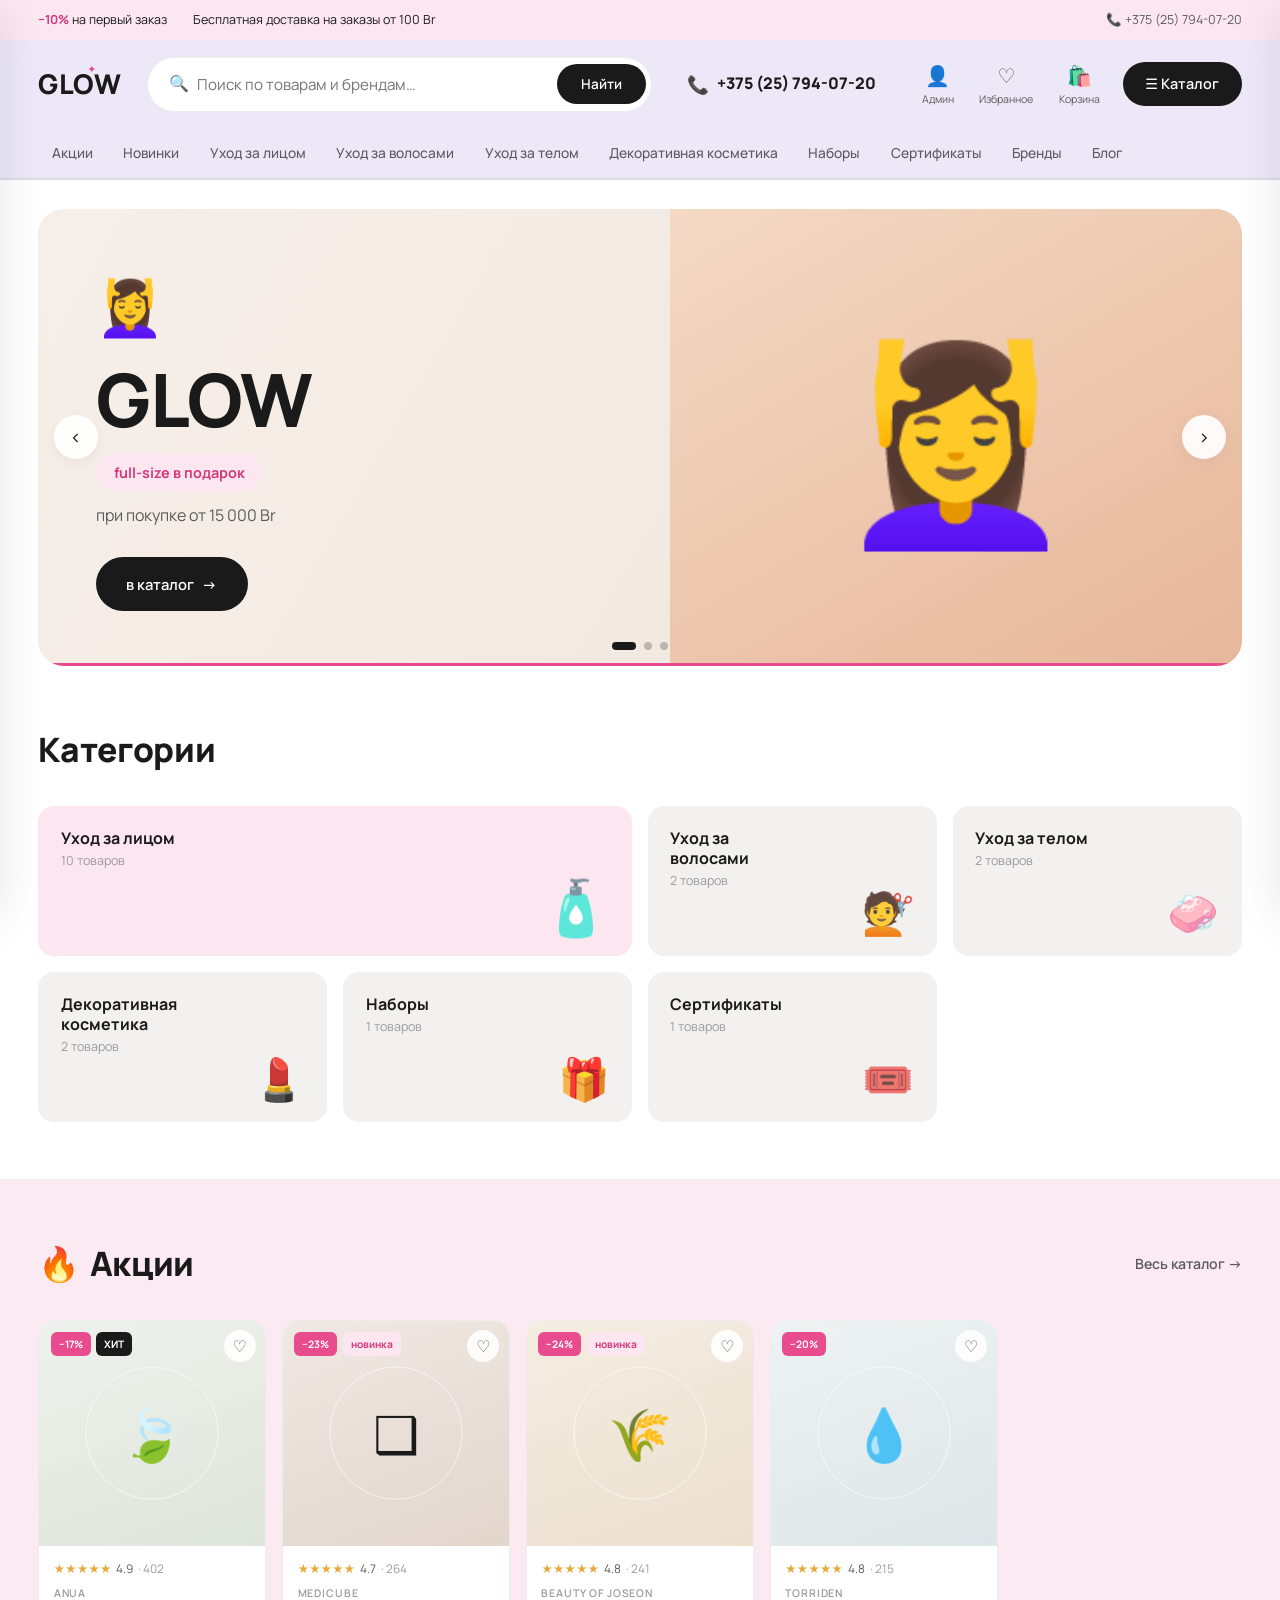
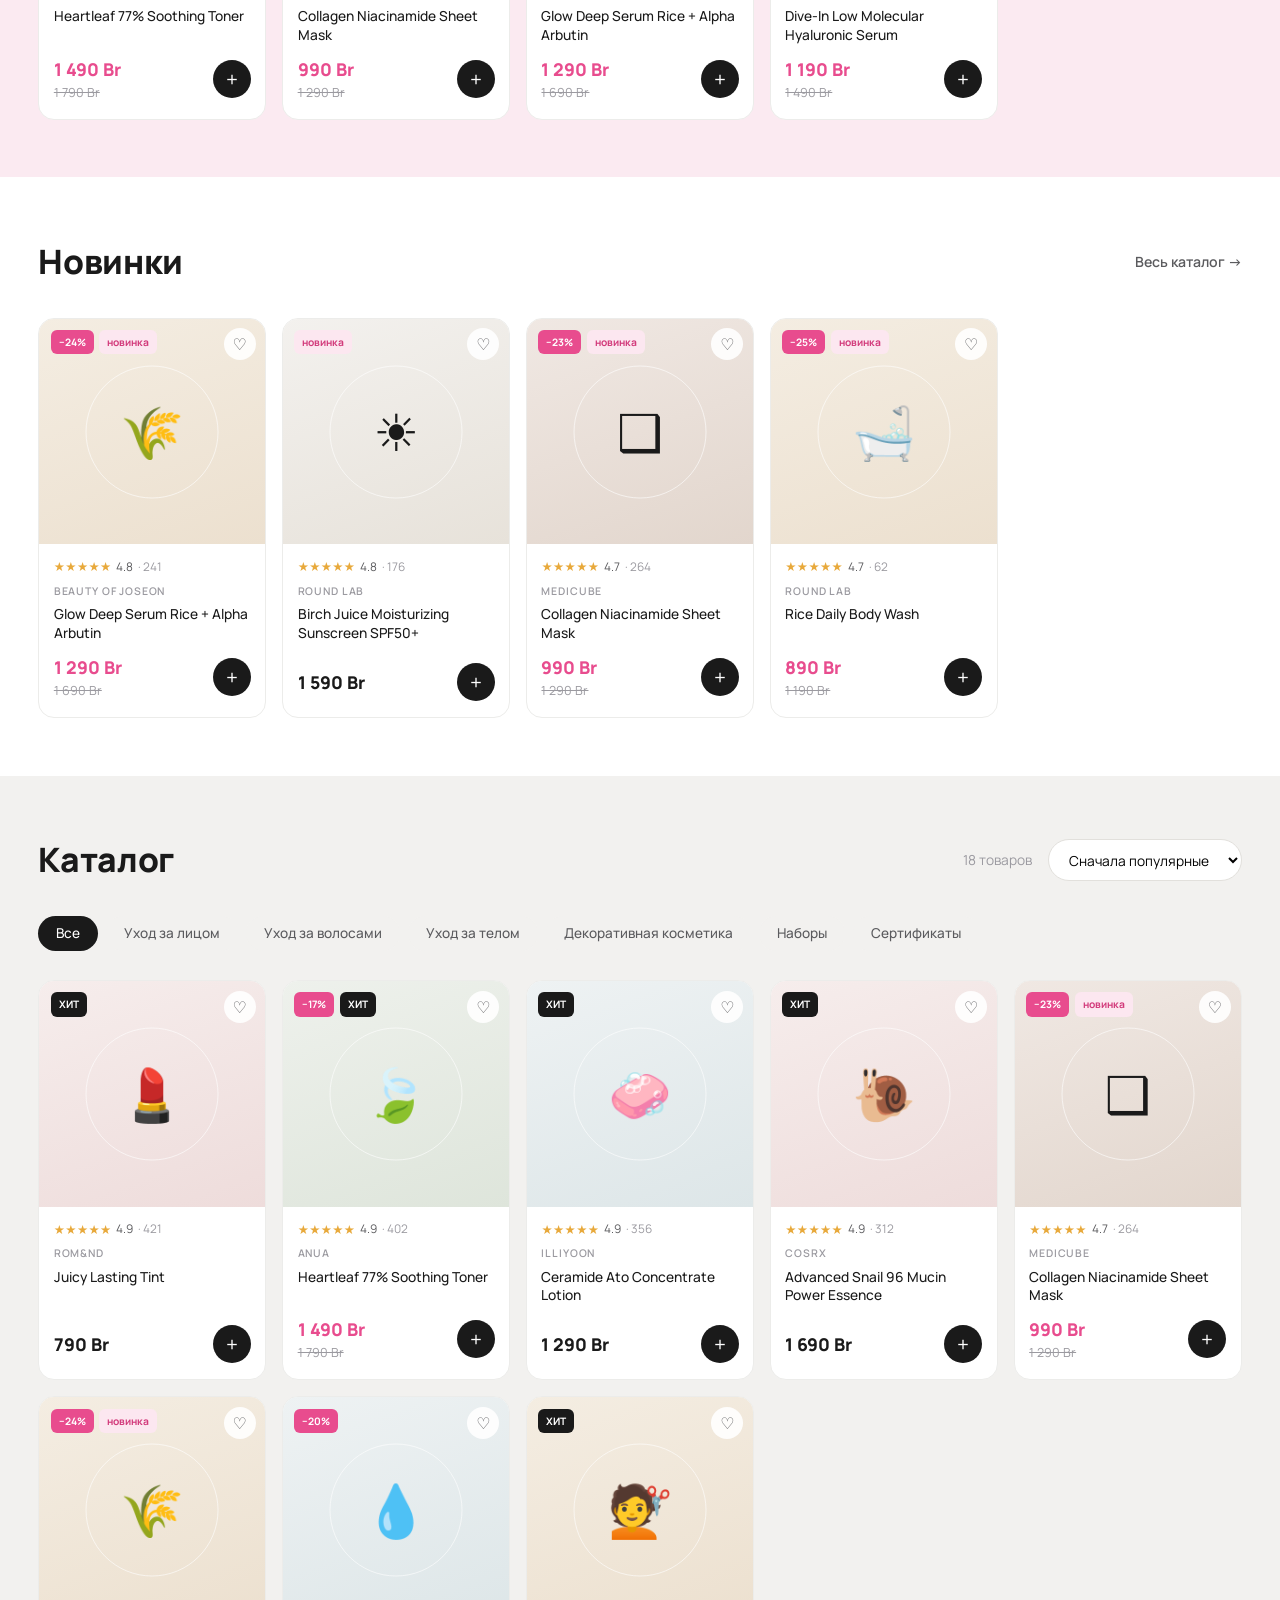
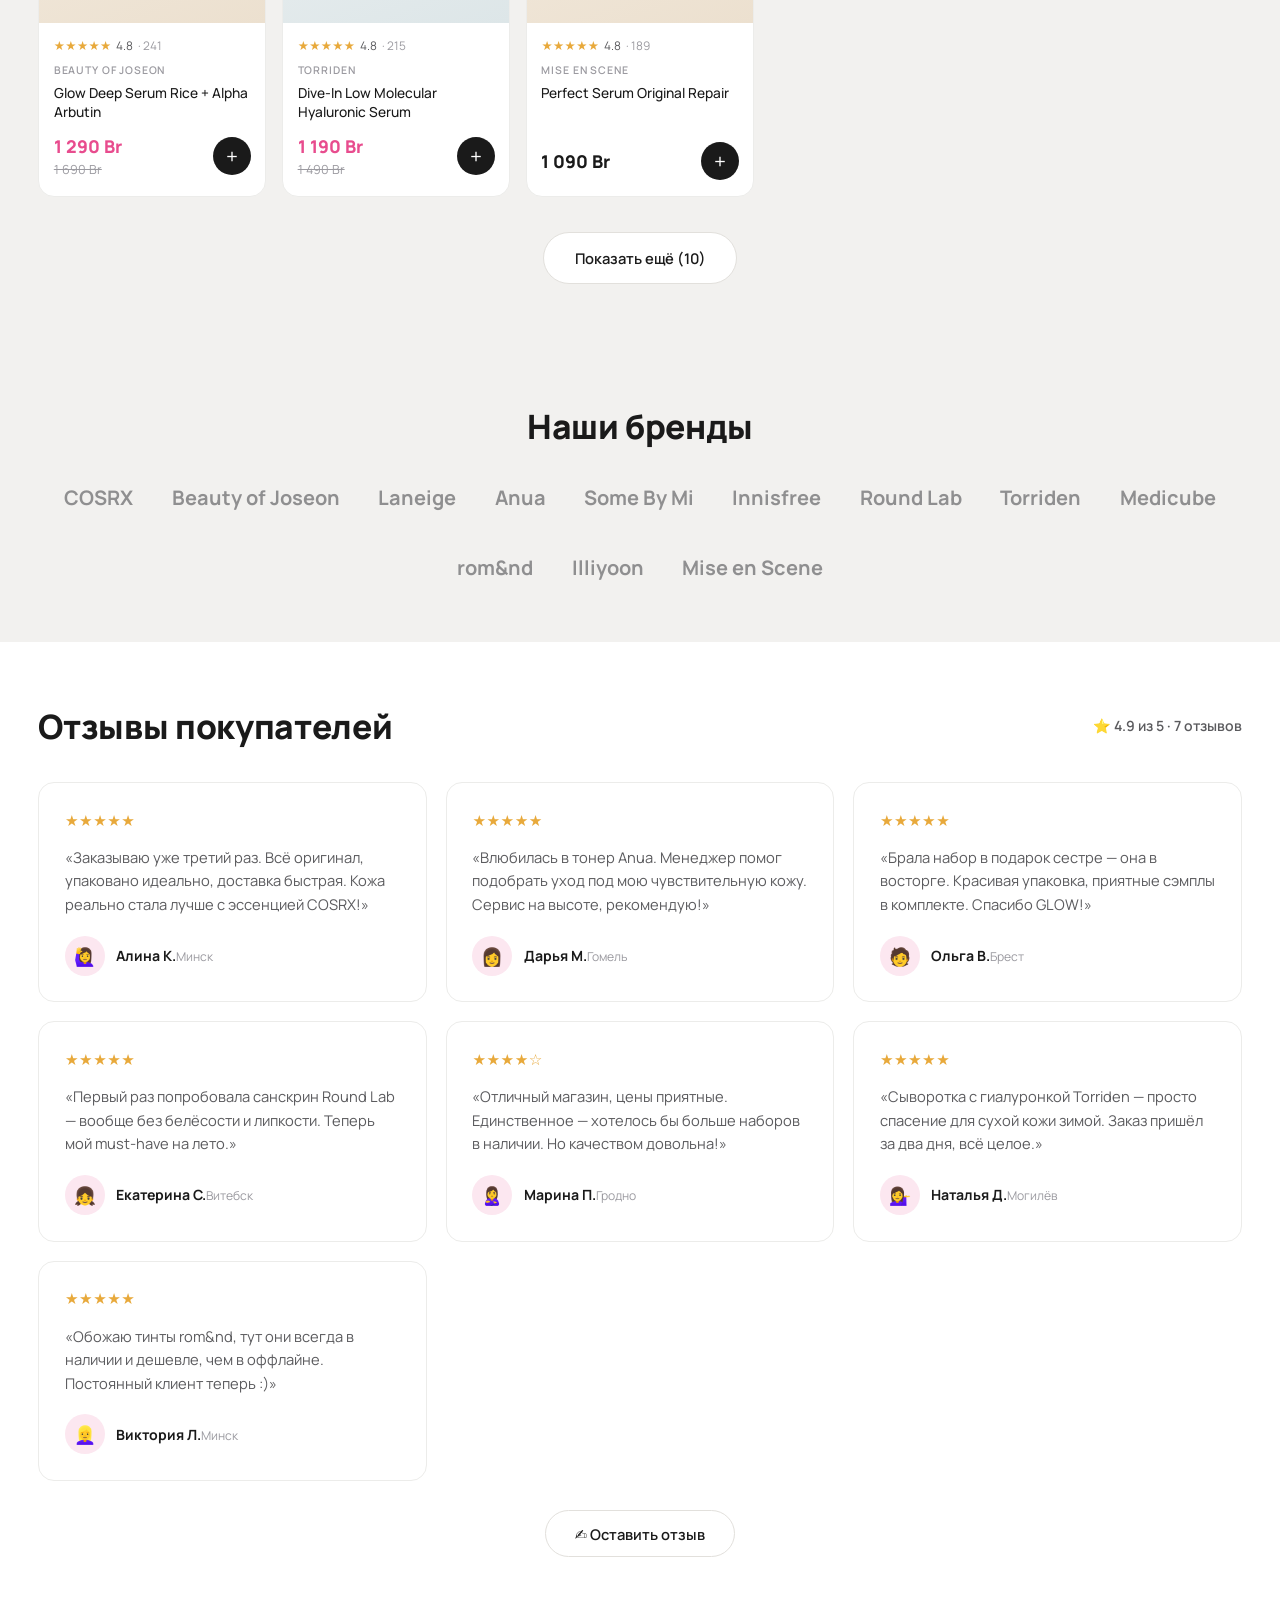
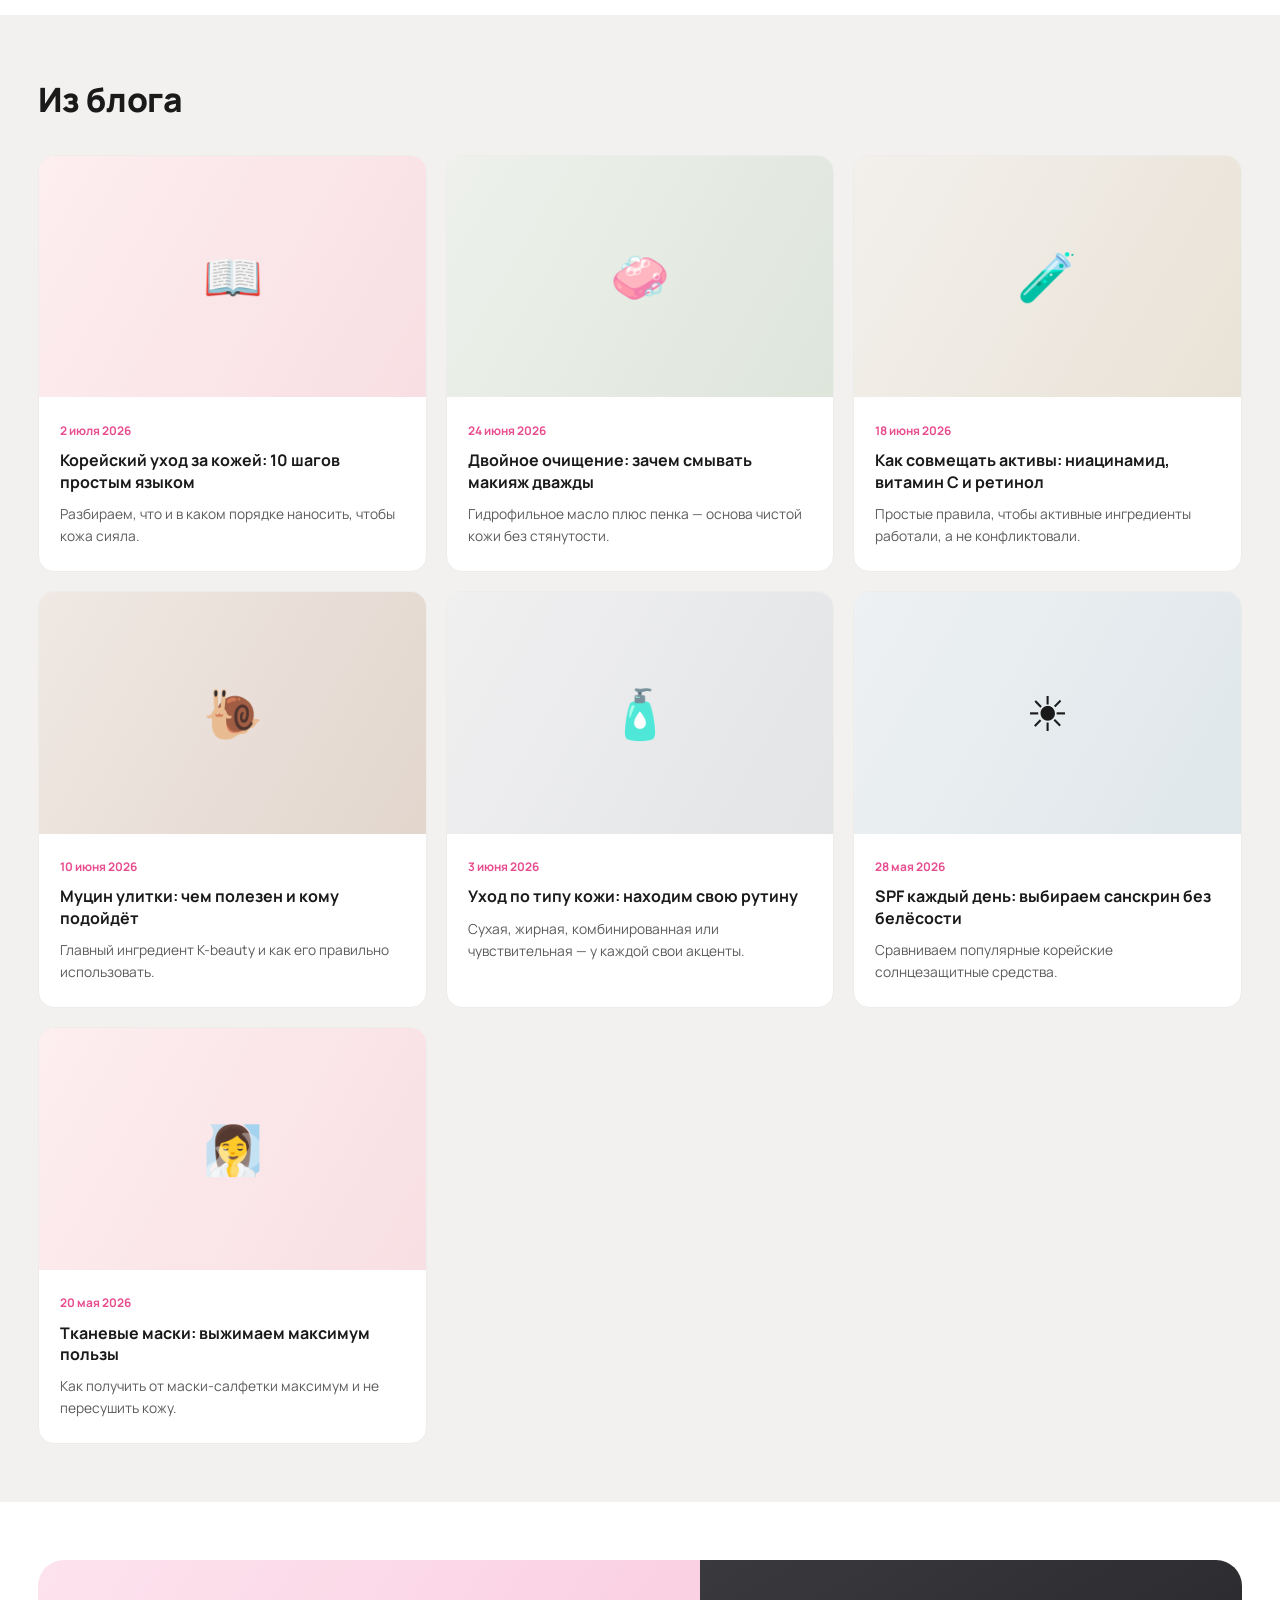
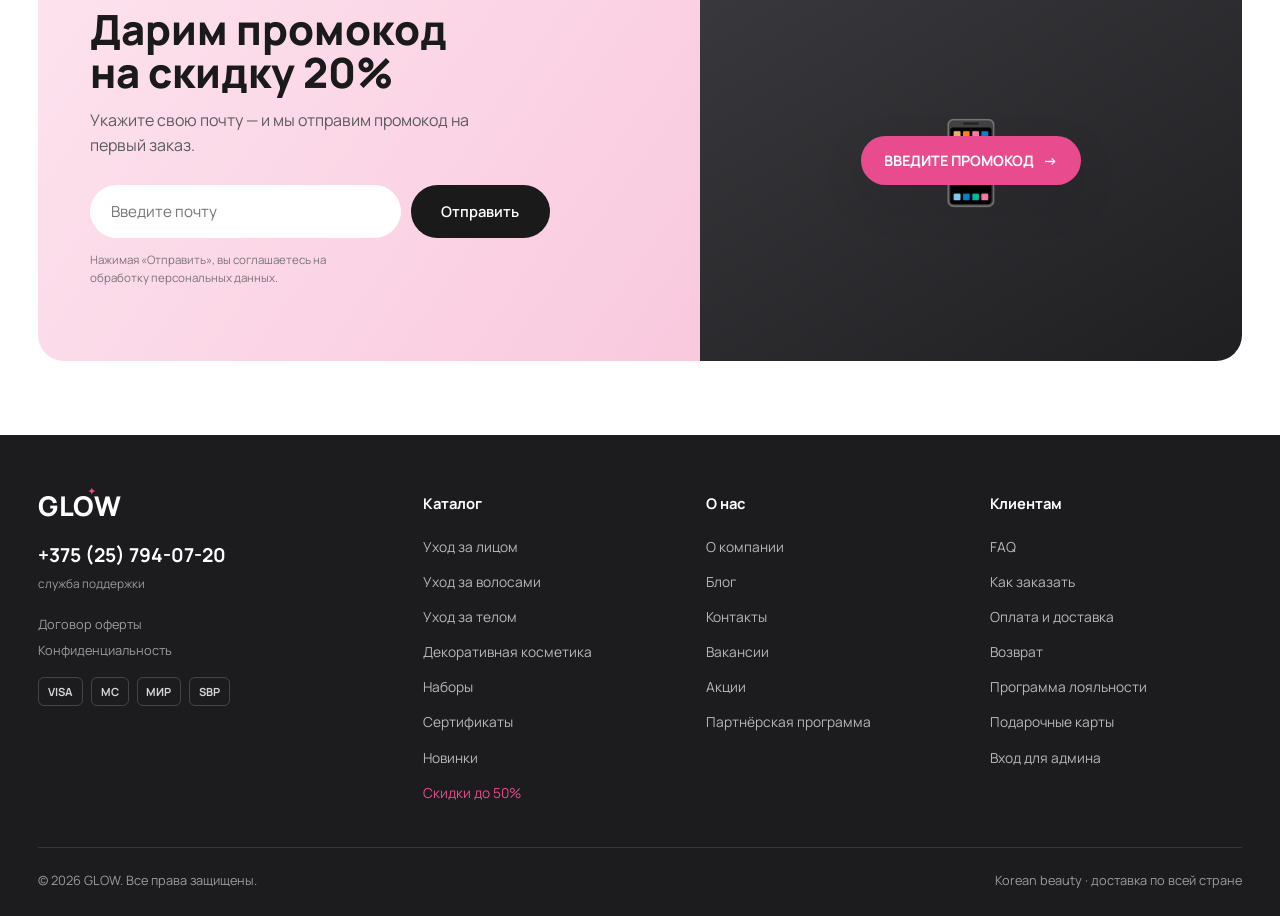
<file: index.html>
<!DOCTYPE html>
<html lang="ru">
<head>
  <meta charset="UTF-8" />
  <meta name="viewport" content="width=device-width, initial-scale=1.0" />
  <title>GLOW — корейская косметика · интернет-магазин</title>
  <meta name="description" content="GLOW — оригинальная корейская косметика: уход за лицом, волосами, телом и декоративная косметика. Доставка по всей стране." />
  <link rel="preconnect" href="https://fonts.googleapis.com" />
  <link rel="preconnect" href="https://fonts.gstatic.com" crossorigin />
  <link rel="stylesheet" href="css/styles.css" />
  <link rel="icon" href="data:image/svg+xml,<svg xmlns='http://www.w3.org/2000/svg' viewBox='0 0 100 100'><circle cx='50' cy='50' r='48' fill='%231b1b1d'/><text x='50' y='70' font-size='54' text-anchor='middle' fill='white' font-family='Georgia'>G</text></svg>" />
</head>
<body>

  <!-- СЛУЖЕБНАЯ ПОЛОСА -->
  <div class="topbar">
    <div class="container">
      <div class="left">
        <span><b>−10%</b> на первый заказ</span>
        <span class="hide-sm">Бесплатная доставка на заказы от 100 Br</span>
      </div>
      <div class="right">
        <a href="tel:+375257940720">📞 +375 (25) 794-07-20</a>
      </div>
    </div>
  </div>

  <!-- ШАПКА -->
  <header class="header" id="header">
    <div class="container header-main">
      <button class="burger" id="burger" aria-label="Меню"><span></span><span></span><span></span></button>
      <a href="index.html" class="logo">
        <span class="logo-text">GL<span class="o">O<i class="spark">✦</i></span>W</span>
      </a>

      <form class="search" id="searchForm">
        <span class="ic">🔍</span>
        <input type="search" id="searchInput" placeholder="Поиск по товарам и брендам…" />
        <button type="submit">Найти</button>
      </form>

      <a class="header-phone" href="tel:+375257940720">
        <span class="hp-ic">📞</span>
        <span class="hp-num">+375 (25) 794-07-20</span>
      </a>

      <div class="header-actions">
        <button class="act" id="adminBtn"><span class="ic">👤</span><span>Админ</span></button>
        <button class="act" id="wishBtn"><span class="ic">♡</span><span>Избранное</span>
          <span class="cart-count" id="wishCount">0</span>
        </button>
        <button class="act" id="cartBtn"><span class="ic">🛍️</span><span>Корзина</span>
          <span class="cart-count" id="cartCount">0</span>
        </button>
        <button class="cat-btn" id="catalogBtn">☰ Каталог</button>
      </div>
    </div>

    <!-- НАВИГАЦИЯ ПО КАТЕГОРИЯМ -->
    <nav class="catnav">
      <div class="container" id="catnav">
        <a href="#sale" class="hot">Акции</a>
        <a href="#new">Новинки</a>
        <!-- категории добавятся скриптом -->
        <a href="#brands">Бренды</a>
        <a href="#blog">Блог</a>
      </div>
    </nav>
  </header>

  <!-- ГЕРОЙ-СЛАЙДЕР -->
  <section class="hero">
    <div class="container">
      <div class="slider" id="slider">
        <div class="slides" id="slides">
          <div class="slide t1">
            <div class="s-copy">
              <span class="s-prod">🧴</span>
              <h2>GLOW</h2>
              <span class="s-pill">full-size в подарок</span>
              <p>при покупке от 15 000 Br</p>
              <a href="#catalog" class="btn btn-red">в каталог <span class="arrow">→</span></a>
            </div>
            <div class="s-visual"><span class="motif">💆‍♀️</span></div>
          </div>
          <div class="slide t2">
            <div class="s-copy">
              <span class="s-prod">🌸</span>
              <h2>−30%</h2>
              <span class="s-pill">сезон распродаж</span>
              <p>на бестселлеры COSRX, Anua и Beauty of Joseon</p>
              <a href="#sale" class="btn btn-red">смотреть акции <span class="arrow">→</span></a>
            </div>
            <div class="s-visual"><span class="motif">💄</span></div>
          </div>
          <div class="slide t3">
            <div class="s-copy">
              <span class="s-prod">🎁</span>
              <h2>Наборы</h2>
              <span class="s-pill">готовый ритуал ухода</span>
              <p>тонер, сыворотка, крем и SPF со скидкой до 25%</p>
              <a href="#catalog" class="btn btn-red">выбрать набор <span class="arrow">→</span></a>
            </div>
            <div class="s-visual"><span class="motif">✨</span></div>
          </div>
        </div>
        <button class="slider-arrow prev" id="slidePrev">‹</button>
        <button class="slider-arrow next" id="slideNext">›</button>
        <div class="slider-dots" id="slideDots"></div>
        <div class="slider-bar"><i id="slideBar"></i></div>
      </div>
    </div>
  </section>

  <!-- КАТЕГОРИИ -->
  <section id="categories">
    <div class="container">
      <div class="sec-head"><h2>Категории</h2></div>
      <div class="cat-grid" id="catGrid"></div>
    </div>
  </section>

  <!-- АКЦИИ -->
  <section id="sale" style="background:var(--bg-soft-2)">
    <div class="container">
      <div class="sec-head">
        <h2><span class="em">🔥</span> Акции</h2>
        <a href="#catalog" class="link">Весь каталог →</a>
      </div>
      <div class="products" id="saleGrid"></div>
    </div>
  </section>

  <!-- НОВИНКИ -->
  <section id="new">
    <div class="container">
      <div class="sec-head">
        <h2>Новинки</h2>
        <a href="#catalog" class="link">Весь каталог →</a>
      </div>
      <div class="products" id="newGrid"></div>
    </div>
  </section>

  <!-- КАТАЛОГ -->
  <section id="catalog" style="background:var(--bg-soft)">
    <div class="container">
      <div class="sec-head">
        <h2>Каталог</h2>
        <div class="cat-tools">
          <span id="catCount" class="count-lbl"></span>
          <select id="sortSelect" class="sort-select" aria-label="Сортировка">
            <option value="popular">Сначала популярные</option>
            <option value="cheap">Сначала дешёвые</option>
            <option value="expensive">Сначала дорогие</option>
            <option value="rating">По рейтингу</option>
            <option value="discount">По размеру скидки</option>
            <option value="new">Сначала новинки</option>
          </select>
        </div>
      </div>
      <div class="filters" id="filters"></div>
      <div class="subfilters" id="subfilters"></div>
      <div class="products" id="products"></div>
      <div class="load-more-wrap"><button class="btn btn-line" id="loadMore">Показать ещё</button></div>
    </div>
  </section>

  <!-- БРЕНДЫ -->
  <section class="brands" id="brands">
    <div class="container">
      <div class="sec-head" style="justify-content:center"><h2>Наши бренды</h2></div>
      <div class="brand-row">
        <span>COSRX</span><span>Beauty of Joseon</span><span>Laneige</span><span>Anua</span>
        <span>Some By Mi</span><span>Innisfree</span><span>Round Lab</span><span>Torriden</span>
        <span>Medicube</span><span>rom&amp;nd</span><span>Illiyoon</span><span>Mise en Scene</span>
      </div>
    </div>
  </section>

  <!-- ОТЗЫВЫ -->
  <section id="reviews">
    <div class="container">
      <div class="sec-head">
        <h2>Отзывы покупателей</h2>
        <span class="link" id="reviewsAvg">⭐ 4.9 из 5</span>
      </div>
      <div class="reviews-grid" id="reviewsGrid"></div>
      <div class="review-cta">
        <button class="btn btn-line" id="openReviewBtn">✍️ Оставить отзыв</button>
      </div>
    </div>
  </section>

  <!-- БЛОГ -->
  <section id="blog" style="background:var(--bg-soft)">
    <div class="container">
      <div class="sec-head"><h2>Из блога</h2></div>
      <div class="blog-grid" id="blogGrid"></div>
    </div>
  </section>

  <!-- ПРОМО-БЛОК -->
  <section class="promo-band" id="promo">
    <div class="container">
      <div class="promo-inner">
        <div class="promo-left">
          <h2>Дарим промокод<br/>на скидку 20%</h2>
          <p>Укажите свою почту — и мы отправим промокод на первый заказ.</p>
          <form class="subscribe" id="subForm">
            <input type="email" placeholder="Введите почту" required />
            <button class="btn btn-red" type="submit">Отправить</button>
          </form>
          <p class="promo-consent">Нажимая «Отправить», вы соглашаетесь на обработку персональных данных.</p>
        </div>
        <div class="promo-right">
          <span class="phone">📱</span>
          <span class="promo-pill">ВВЕДИТЕ ПРОМОКОД <b>→</b></span>
        </div>
      </div>
    </div>
  </section>

  <!-- ПОДВАЛ -->
  <footer class="footer" id="contact">
    <div class="container">
      <div class="footer-grid">
        <div>
          <span class="logo-text">GL<span class="o">O<i class="spark">✦</i></span>W</span>
          <div class="f-contact">
            <a href="tel:+375257940720" class="f-phone">+375 (25) 794-07-20</a>
            <span class="f-mail"><small>служба поддержки</small></span>
          </div>
          <div class="legal">
            <a href="info.html#offer">Договор оферты</a>
            <a href="info.html#privacy">Конфиденциальность</a>
          </div>
          <div class="pay"><span>VISA</span><span>MC</span><span>МИР</span><span>SBP</span></div>
        </div>
        <div>
          <h5>Каталог</h5>
          <ul id="footCats"></ul>
          <ul style="margin-top:.6rem">
            <li><a href="#new">Новинки</a></li>
            <li><a href="#sale" class="pink">Скидки до 50%</a></li>
          </ul>
        </div>
        <div>
          <h5>О нас</h5>
          <ul>
            <li><a href="info.html#about">О компании</a></li>
            <li><a href="#blog">Блог</a></li>
            <li><a href="#contact">Контакты</a></li>
            <li><a href="info.html#careers">Вакансии</a></li>
            <li><a href="#sale">Акции</a></li>
            <li><a href="info.html#partners">Партнёрская программа</a></li>
          </ul>
        </div>
        <div>
          <h5>Клиентам</h5>
          <ul>
            <li><a href="info.html#faq">FAQ</a></li>
            <li><a href="info.html#howto">Как заказать</a></li>
            <li><a href="info.html#delivery">Оплата и доставка</a></li>
            <li><a href="info.html#returns">Возврат</a></li>
            <li><a href="info.html#loyalty">Программа лояльности</a></li>
            <li><a href="info.html#giftcards">Подарочные карты</a></li>
            <li><a href="admin.html">Вход для админа</a></li>
          </ul>
        </div>
      </div>
      <div class="footer-bottom">
        <span>© 2026 GLOW. Все права защищены.</span>
        <span>Korean beauty · доставка по всей стране</span>
      </div>
    </div>
  </footer>

  <!-- МОБИЛЬНОЕ МЕНЮ -->
  <div class="overlay" id="mmOverlay"></div>
  <aside class="mobile-menu" id="mobileMenu" aria-label="Меню">
    <div class="mm-head">
      <span class="logo-text">GL<span class="o">O<i class="spark">✦</i></span>W</span>
      <button class="close-btn" id="mmClose">✕</button>
    </div>
    <nav class="mm-nav" id="mmNav"></nav>
  </aside>

  <!-- КОРЗИНА -->
  <div class="overlay" id="overlay"></div>
  <aside class="drawer" id="drawer" aria-label="Корзина">
    <div class="drawer-head">
      <h3>Корзина</h3>
      <button class="close-btn" id="closeCart">✕</button>
    </div>
    <div class="drawer-body" id="cartBody"></div>
    <div class="drawer-foot" id="cartFoot" style="display:none">
      <div class="sum-row"><span>Товаров</span><span id="sumCount">0</span></div>
      <div class="sum-row save" id="saveRow" style="display:none"><span>Ваша выгода</span><span id="sumSave">0 Br</span></div>
      <div class="sum-row"><span>Доставка</span><span id="sumShip">Бесплатно</span></div>
      <div class="sum-row total"><span>Итого</span><span id="sumTotal">0 Br</span></div>
      <button class="btn btn-red checkout-btn" id="checkoutBtn">Оформить заказ <span class="arrow">→</span></button>
    </div>
  </aside>

  <!-- МОДАЛКА ВХОДА В АДМИНКУ -->
  <div class="modal-wrap" id="adminModal">
    <div class="modal">
      <div class="lock">🔐</div>
      <h3>Вход в админку</h3>
      <p>Введите пароль, чтобы управлять товарами</p>
      <form id="adminForm">
        <div class="field">
          <label for="adminPass">Пароль</label>
          <input type="password" id="adminPass" placeholder="••••••••" autocomplete="off" />
        </div>
        <div class="err" id="adminErr"></div>
        <button class="btn btn-red checkout-btn" type="submit">Войти →</button>
      </form>
    </div>
  </div>

  <!-- БЫСТРЫЙ ПРОСМОТР -->
  <div class="modal-wrap qv-wrap" id="quickModal">
    <div class="modal-card qv"></div>
  </div>

  <!-- МОДАЛКА: ОСТАВИТЬ ОТЗЫВ -->
  <div class="modal-wrap" id="reviewModal">
    <div class="modal">
      <button class="close-btn rv-close" id="rvClose">✕</button>
      <h3>Оставить отзыв</h3>
      <p>Поделитесь впечатлением — это поможет другим покупателям</p>
      <form id="reviewForm">
        <div class="row2">
          <div class="field"><label>Имя</label><input type="text" id="rv_name" placeholder="Ваше имя" required /></div>
          <div class="field"><label>Город</label><input type="text" id="rv_city" placeholder="Минск" /></div>
        </div>
        <div class="field">
          <label>Оценка</label>
          <div class="star-pick" id="rv_starPick"></div>
          <input type="hidden" id="rv_rating" value="5" />
        </div>
        <div class="field"><label>Отзыв</label><textarea id="rv_text" rows="4" placeholder="Расскажите о товаре и сервисе…" required></textarea></div>
        <button class="btn btn-red checkout-btn" type="submit">Опубликовать отзыв</button>
      </form>
    </div>
  </div>

  <!-- МОДАЛКА: СТАТЬЯ БЛОГА -->
  <div class="modal-wrap qv-wrap" id="postModal">
    <div class="modal-card post-card"></div>
  </div>

  <!-- ОФОРМЛЕНИЕ ЗАКАЗА -->
  <div class="modal-wrap" id="checkoutModal">
    <div class="modal-card checkout">
      <div class="co-head">
        <h3>Оформление заказа</h3>
        <button class="close-btn" id="coClose">✕</button>
      </div>
      <form id="coForm" class="co-body">
        <div class="co-grid">
          <div class="co-fields">
            <div class="row2">
              <div class="field"><label>Имя и фамилия</label><input type="text" id="coName" required placeholder="Елена Иванова" /></div>
              <div class="field"><label>Телефон</label><input type="tel" id="coPhone" required placeholder="+375 29 000-00-00" /></div>
            </div>
            <div class="row2">
              <div class="field"><label>Город</label><input type="text" id="coCity" required placeholder="Минск" /></div>
              <div class="field"><label>Способ доставки</label>
                <select id="coDelivery">
                  <option>Курьер до двери</option>
                  <option>Пункт выдачи</option>
                  <option>Почта</option>
                </select>
              </div>
            </div>
            <div class="field"><label>Адрес</label><input type="text" id="coAddress" required placeholder="ул. Примерная, д. 1, кв. 1" /></div>
            <div class="field"><label>Комментарий к заказу</label><textarea id="coComment" rows="2" placeholder="Необязательно"></textarea></div>
            <div class="field promo-field">
              <label>Промокод</label>
              <div class="promo-row">
                <input type="text" id="promoInput" placeholder="Напр. GLOW10" />
                <button type="button" class="btn btn-line" id="promoApply">Применить</button>
              </div>
              <div class="promo-msg" id="promoMsg"></div>
              <div class="hint">Доступно: GLOW10 (−10%), SEOUL15 (−15%), BEAUTY (−5%)</div>
            </div>
          </div>
          <aside class="co-aside">
            <h4>Ваш заказ</h4>
            <div id="coSummary"></div>
            <button class="btn btn-red checkout-btn" type="submit">Подтвердить заказ</button>
            <p class="co-note">🔒 Это демо: оплата не списывается, данные не отправляются.</p>
          </aside>
        </div>
      </form>
      <div class="order-success" id="orderSuccess" style="display:none">
        <div class="os-ic">✅</div>
        <h3>Спасибо за заказ!</h3>
        <p>Номер заказа <b id="orderNum"></b> на сумму <b id="orderTotal"></b>.<br/>Менеджер свяжется с вами для подтверждения.</p>
        <button class="btn btn-red" onclick="document.getElementById('checkoutModal').classList.remove('open');document.body.style.overflow=''">Отлично!</button>
      </div>
    </div>
  </div>

  <!-- КНОПКА НАВЕРХ -->
  <button class="to-top" id="toTop" title="Наверх">↑</button>

  <div class="toasts" id="toasts"></div>

  <!-- НИЖНЯЯ ПАНЕЛЬ (только на телефонах) -->
  <nav class="mobile-bar" id="mobileBar" aria-label="Быстрые действия">
    <button class="mb-item" data-act="home"><span class="mb-ic">🏠</span><span>Главная</span></button>
    <button class="mb-item" data-act="search"><span class="mb-ic">🔍</span><span>Поиск</span></button>
    <button class="mb-item" data-act="wish"><span class="mb-ic">♡</span><span>Избранное</span><span class="mb-badge" id="barWishCount">0</span></button>
    <button class="mb-item" data-act="cart"><span class="mb-ic">🛍️</span><span>Корзина</span><span class="mb-badge" id="barCartCount">0</span></button>
  </nav>

  <script src="js/store.js"></script>
  <script src="js/shop.js"></script>
  <script>
    /* Нижняя панель: переадресуем тапы на уже существующие кнопки шапки
       и зеркалим счётчики корзины/избранного — без вмешательства в shop.js. */
    (function () {
      var bar = document.getElementById('mobileBar');
      if (!bar) return;
      bar.addEventListener('click', function (e) {
        var item = e.target.closest('.mb-item');
        if (!item) return;
        var act = item.dataset.act;
        if (act === 'home') {
          window.scrollTo({ top: 0, behavior: 'smooth' });
        } else if (act === 'search') {
          window.scrollTo({ top: 0, behavior: 'smooth' });
          var s = document.getElementById('searchInput');
          setTimeout(function () { if (s) s.focus(); }, 360);
        } else if (act === 'wish') {
          var w = document.getElementById('wishBtn'); if (w) w.click();
        } else if (act === 'cart') {
          var c = document.getElementById('cartBtn'); if (c) c.click();
        }
      });
      function mirror(srcId, dstId) {
        var src = document.getElementById(srcId), dst = document.getElementById(dstId);
        if (!src || !dst) return;
        var apply = function () {
          dst.textContent = src.textContent;
          dst.classList.toggle('show', src.classList.contains('show'));
        };
        apply();
        new MutationObserver(apply).observe(src, {
          childList: true, characterData: true, subtree: true,
          attributes: true, attributeFilter: ['class']
        });
      }
      mirror('cartCount', 'barCartCount');
      mirror('wishCount', 'barWishCount');
    })();
  </script>
</body>
</html>
</file>
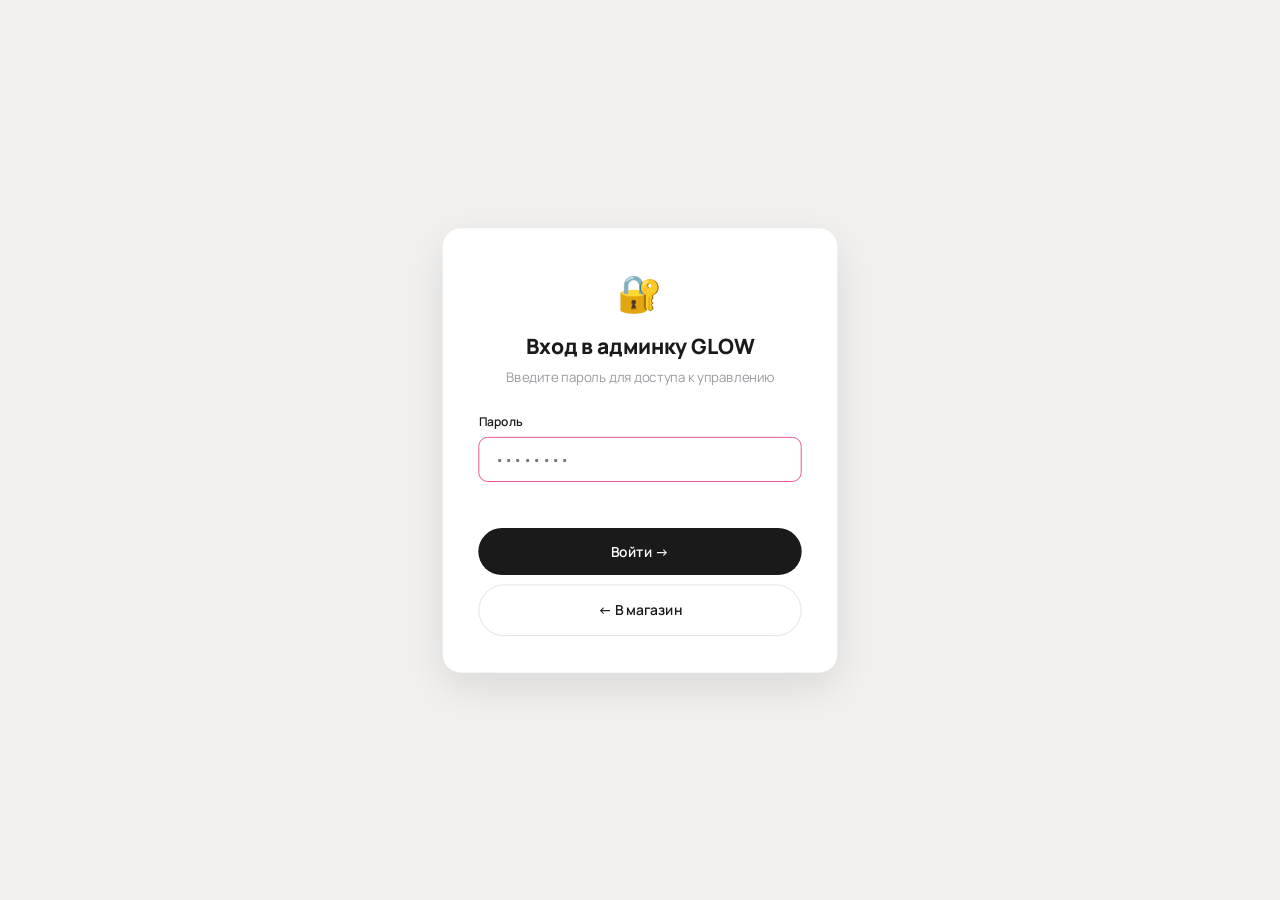
<file: admin.html>
<!DOCTYPE html>
<html lang="ru">
<head>
  <meta charset="UTF-8" />
  <meta name="viewport" content="width=device-width, initial-scale=1.0" />
  <title>GLOW — Админ-панель</title>
  <link rel="preconnect" href="https://fonts.googleapis.com" />
  <link rel="preconnect" href="https://fonts.gstatic.com" crossorigin />
  <link rel="stylesheet" href="css/styles.css" />
  <link rel="stylesheet" href="css/admin.css" />
  <link rel="icon" href="data:image/svg+xml,<svg xmlns='http://www.w3.org/2000/svg' viewBox='0 0 100 100'><circle cx='50' cy='50' r='48' fill='%231b1b1d'/><text x='50' y='70' font-size='54' text-anchor='middle' fill='white' font-family='Georgia'>G</text></svg>" />
</head>
<body>

  <!-- ГЕЙТ АВТОРИЗАЦИИ -->
  <div class="gate" id="gate" style="display:none">
    <div class="modal">
      <div class="lock">🔐</div>
      <h3>Вход в админку GLOW</h3>
      <p>Введите пароль для доступа к управлению</p>
      <form id="gateForm">
        <div class="field">
          <label for="gatePass">Пароль</label>
          <input type="password" id="gatePass" placeholder="••••••••" autocomplete="off" />
        </div>
        <div class="err" id="gateErr"></div>
        <button class="btn btn-red full-btn" type="submit">Войти →</button>
        <a href="index.html" class="btn btn-line full-btn" style="margin-top:.6rem">← В магазин</a>
      </form>
    </div>
  </div>

  <!-- ПАНЕЛЬ -->
  <div id="app" style="display:none">
    <header class="header admin-top">
      <div class="container nav">
        <a href="index.html" class="logo">
          <span class="logo-text">GL<span class="o">O<i class="spark">✦</i></span>W</span>
          <span class="admin-badge">admin</span>
        </a>
        <div class="nav-actions">
          <a href="index.html" class="btn-ghost">Открыть магазин ↗</a>
          <button class="btn-ghost" id="logoutBtn">Выйти</button>
        </div>
      </div>
    </header>

    <main class="admin-wrap">
      <div class="container">
        <div class="admin-head">
          <h1>Управление сайтом</h1>
          <p>Товары, баннеры слайдера и плитки категорий — всё меняется здесь и сразу появляется в магазине</p>
        </div>

        <div class="admin-tabs">
          <button class="atab active" data-tab="products">🛍️ Товары</button>
          <button class="atab" data-tab="cats">🧱 Категории</button>
          <button class="atab" data-tab="slides">🎞️ Слайдер</button>
          <button class="atab" data-tab="reviews">💬 Отзывы</button>
          <button class="atab" data-tab="blog">📝 Блог</button>
          <button class="atab" data-tab="conn">🔗 Подключение</button>
        </div>

        <!-- ВКЛАДКА: ТОВАРЫ -->
        <div class="tabpane" id="tab-products">
        <div class="stats" id="stats"></div>

        <div class="admin-cols">
          <!-- ФОРМА -->
          <div class="panel">
            <h3 id="formTitle">Новый товар</h3>
            <form id="productForm">
              <input type="hidden" id="editId" />
              <div class="field">
                <label>Название</label>
                <input type="text" id="f_name" placeholder="Snail Mucin Essence" required />
              </div>
              <div class="row2">
                <div class="field"><label>Бренд</label><input type="text" id="f_brand" placeholder="COSRX" required /></div>
                <div class="field"><label>Категория</label>
                  <select id="f_category" required></select>
                </div>
              </div>
              <div class="field"><label>Подкатегория</label>
                <select id="f_subcategory"></select>
              </div>
              <div class="row2">
                <div class="field"><label>Цена, Br</label><input type="number" id="f_price" placeholder="1690" min="0" required /></div>
                <div class="field"><label>Старая цена, Br</label><input type="number" id="f_oldPrice" placeholder="0 = нет скидки" min="0" /></div>
              </div>
              <div class="row3">
                <div class="field"><label>Остаток</label><input type="number" id="f_stock" placeholder="20" min="0" required /></div>
                <div class="field"><label>Рейтинг</label><input type="number" id="f_rating" placeholder="4.8" min="0" max="5" step="0.1" /></div>
                <div class="field"><label>Отзывов</label><input type="number" id="f_reviews" placeholder="120" min="0" /></div>
              </div>
              <div class="field"><label>Описание</label><textarea id="f_desc" rows="2" placeholder="Краткое описание средства"></textarea></div>
              <div class="field"><label>Бейдж</label>
                <select id="f_badge">
                  <option value="">Без бейджа</option>
                  <option value="BESTSELLER">ХИТ (бестселлер)</option>
                  <option value="NEW">NEW (новинка)</option>
                </select>
              </div>
              <div class="field"><label>Иконка товара</label>
                <input type="hidden" id="f_emoji" value="🧴" />
                <div class="emoji-pick" id="emojiPick"></div>
              </div>
              <div class="field"><label>Цвет упаковки</label>
                <input type="hidden" id="f_gradient" />
                <div class="grad-pick" id="gradPick"></div>
              </div>
              <div class="field">
                <label>Фотографии товара</label>
                <div class="hint">Первое фото — главное, оно показывается в каталоге. Перетаскивайте фото или используйте стрелки, чтобы менять порядок.</div>
                <div class="photo-grid" id="photoGrid"></div>
                <div class="photo-add">
                  <label class="btn btn-line file-btn">📁 Загрузить фото<input type="file" id="f_photoFile" accept="image/*" multiple hidden /></label>
                </div>
                <div class="photo-url-row">
                  <input type="url" id="f_photoUrl" placeholder="или ссылка на фото https://…" />
                  <button type="button" class="btn-mini" id="f_photoUrlAdd">+ Добавить</button>
                </div>
              </div>
              <button class="btn btn-red full-btn" type="submit" id="submitBtn">Добавить товар</button>
              <button class="btn btn-line full-btn" type="button" id="cancelEdit" style="display:none;margin-top:.6rem">Отменить редактирование</button>
            </form>
          </div>

          <!-- СПИСОК -->
          <div>
            <div class="list-head">
              <h3>Каталог</h3>
              <input type="search" class="admin-search" id="search" placeholder="🔍 Поиск по названию или бренду…" />
            </div>
            <div class="p-list" id="pList"></div>
            <div class="danger-zone">
              <button class="btn-danger" id="resetBtn">↺ Сбросить каталог к стандартному</button>
            </div>
          </div>
        </div>
        </div><!-- /tab-products -->

        <!-- ВКЛАДКА: СЛАЙДЕР -->
        <div class="tabpane" id="tab-slides" hidden>
          <div class="admin-cols">
            <div class="panel">
              <h3 id="slideFormTitle">Новый слайд</h3>
              <form id="slideForm">
                <input type="hidden" id="s_id" />
                <div class="field"><label>Заголовок</label><input type="text" id="s_title" placeholder="GLOW" required /></div>
                <div class="field"><label>Плашка (пилюля)</label><input type="text" id="s_pill" placeholder="full-size в подарок" /></div>
                <div class="field"><label>Подпись</label><input type="text" id="s_subtitle" placeholder="при покупке от 15 000 Br" /></div>
                <div class="row2">
                  <div class="field"><label>Текст кнопки</label><input type="text" id="s_btn" placeholder="в каталог" /></div>
                  <div class="field"><label>Ссылка кнопки</label><input type="text" id="s_link" placeholder="#catalog" /></div>
                </div>
                <div class="row2">
                  <div class="field"><label>Цвет фона</label>
                    <select id="s_tone"><option value="t1">Бежевый</option><option value="t2">Розовый</option><option value="t3">Серый</option></select>
                  </div>
                  <div class="field"><label>Эмодзи (без фото)</label><input type="text" id="s_emoji" placeholder="💆‍♀️" /></div>
                </div>
                <div class="field">
                  <label>Фото справа на баннере</label>
                  <input type="hidden" id="s_image" />
                  <div class="img-edit">
                    <div class="img-prev" id="s_prev">нет фото</div>
                    <div class="img-controls">
                      <label class="btn btn-line file-btn">📁 Загрузить фото<input type="file" id="s_file" accept="image/*" hidden /></label>
                      <button type="button" class="btn-mini" id="s_clear">Убрать фото</button>
                    </div>
                  </div>
                  <input type="url" id="s_url" placeholder="или ссылка на фото https://…" />
                </div>
                <button class="btn btn-red full-btn" type="submit" id="slideSubmit">Добавить слайд</button>
                <button class="btn btn-line full-btn" type="button" id="slideCancel" style="display:none;margin-top:.6rem">Отменить</button>
              </form>
            </div>
            <div>
              <div class="list-head"><h3>Слайды баннера</h3></div>
              <div class="p-list" id="slideList"></div>
              <div class="danger-zone"><button class="btn-danger" id="slideReset">↺ Сбросить слайдер к стандартному</button></div>
            </div>
          </div>
        </div><!-- /tab-slides -->

        <!-- ВКЛАДКА: КАТЕГОРИИ -->
        <div class="tabpane" id="tab-cats" hidden>
          <div class="list-head">
            <h3>Категории и подкатегории</h3>
            <button class="btn-danger" id="catsReset">↺ Сбросить к стандартным</button>
          </div>
          <p style="color:var(--muted);font-size:.9rem;margin-bottom:1.2rem">Переименовывайте категории, добавляйте подкатегории, меняйте иконку или фото плитки. Всё сразу появится в магазине.</p>

          <form class="add-cat-bar" id="addCatForm">
            <input type="text" id="newCatName" placeholder="Название новой категории, напр. «Парфюмерия»" required />
            <input type="text" id="newCatIcon" class="icon-in" placeholder="🏷️" maxlength="4" />
            <button class="btn btn-red" type="submit">+ Добавить категорию</button>
          </form>

          <div class="cat-edit-grid" id="catEditGrid"></div>
        </div><!-- /tab-cats -->

        <!-- ВКЛАДКА: ОТЗЫВЫ -->
        <div class="tabpane" id="tab-reviews" hidden>
          <div class="admin-cols">
            <div class="panel">
              <h3>Добавить отзыв вручную</h3>
              <form id="adminReviewForm">
                <div class="row2">
                  <div class="field"><label>Имя</label><input type="text" id="ar_name" placeholder="Имя покупателя" required /></div>
                  <div class="field"><label>Город</label><input type="text" id="ar_city" placeholder="Минск" /></div>
                </div>
                <div class="field"><label>Оценка (1–5)</label><input type="number" id="ar_rating" min="1" max="5" step="1" value="5" /></div>
                <div class="field"><label>Текст отзыва</label><textarea id="ar_text" rows="4" placeholder="Текст отзыва" required></textarea></div>
                <button class="btn btn-red full-btn" type="submit">Опубликовать отзыв</button>
              </form>
            </div>
            <div>
              <div class="list-head"><h3>Все отзывы</h3></div>
              <div class="p-list" id="reviewList"></div>
              <div class="danger-zone"><button class="btn-danger" id="reviewsReset">↺ Сбросить отзывы к стандартным</button></div>
            </div>
          </div>
        </div><!-- /tab-reviews -->

        <!-- ВКЛАДКА: БЛОГ -->
        <div class="tabpane" id="tab-blog" hidden>
          <div class="admin-cols">
            <div class="panel">
              <h3 id="postFormTitle">Новая статья</h3>
              <form id="postForm">
                <input type="hidden" id="b_id" />
                <div class="field"><label>Заголовок</label><input type="text" id="b_title" placeholder="Корейский уход за кожей…" required /></div>
                <div class="row2">
                  <div class="field"><label>Дата</label><input type="text" id="b_date" placeholder="12 июня 2026" /></div>
                  <div class="field"><label>Иконка (если без фото)</label><input type="text" id="b_emoji" placeholder="📝" maxlength="4" /></div>
                </div>
                <div class="field"><label>Краткое описание (для карточки)</label><textarea id="b_excerpt" rows="2" placeholder="Одно-два предложения для превью"></textarea></div>
                <div class="field"><label>Текст статьи</label><textarea id="b_body" rows="7" placeholder="Полный текст статьи. Пустая строка — новый абзац."></textarea></div>
                <div class="field"><label>Цвет обложки</label>
                  <input type="hidden" id="b_cover" />
                  <div class="grad-pick" id="coverPick"></div>
                </div>
                <div class="field">
                  <label>Фото обложки (необязательно)</label>
                  <input type="hidden" id="b_image" />
                  <div class="img-edit">
                    <div class="img-prev" id="b_prev">нет фото</div>
                    <div class="img-controls">
                      <label class="btn btn-line file-btn">📁 Загрузить фото<input type="file" id="b_file" accept="image/*" hidden /></label>
                      <button type="button" class="btn-mini" id="b_clear">Убрать фото</button>
                    </div>
                  </div>
                  <input type="url" id="b_url" placeholder="или ссылка на фото https://…" />
                </div>
                <button class="btn btn-red full-btn" type="submit" id="postSubmit">Добавить статью</button>
                <button class="btn btn-line full-btn" type="button" id="postCancel" style="display:none;margin-top:.6rem">Отменить</button>
              </form>
            </div>
            <div>
              <div class="list-head"><h3>Статьи блога</h3></div>
              <div class="p-list" id="postList"></div>
              <div class="danger-zone"><button class="btn-danger" id="blogReset">↺ Сбросить блог к стандартному</button></div>
            </div>
          </div>
        </div><!-- /tab-blog -->

        <!-- ВКЛАДКА: ПОДКЛЮЧЕНИЕ К GITHUB -->
        <div class="tabpane" id="tab-conn" hidden>
          <div class="admin-cols">
            <div class="panel">
              <h3>Подключение к GitHub</h3>
              <div class="conn-status" id="connStatus">Проверяю…</div>
              <form id="connForm">
                <div class="row2">
                  <div class="field"><label>Владелец репозитория</label><input type="text" id="gh_owner" placeholder="ElenaYUM" /></div>
                  <div class="field"><label>Репозиторий</label><input type="text" id="gh_repo" placeholder="glow" /></div>
                </div>
                <div class="field"><label>Ветка</label><input type="text" id="gh_branch" placeholder="main" /></div>
                <div class="field">
                  <label>Токен доступа (Personal Access Token)</label>
                  <input type="password" id="gh_token" placeholder="github_pat_…  или  ghp_…" autocomplete="off" />
                  <div class="hint">Хранится только в этом браузере и никогда не публикуется на сайте.</div>
                </div>
                <button class="btn btn-red full-btn" type="submit">💾 Сохранить и проверить</button>
              </form>
              <div class="conn-actions">
                <button class="btn btn-line full-btn" type="button" id="pullBtn">⬇️ Загрузить данные с GitHub</button>
                <button class="btn btn-line full-btn" type="button" id="pushAllBtn" style="margin-top:.6rem">⬆️ Выгрузить ВСЕ данные в GitHub</button>
              </div>
            </div>
            <div>
              <div class="list-head"><h3>Как получить токен</h3></div>
              <div class="conn-help">
                <ol>
                  <li>Откройте <b>github.com</b> → ваш профиль → <b>Settings</b>.</li>
                  <li>Внизу слева: <b>Developer settings</b> → <b>Personal access tokens</b> → <b>Fine-grained tokens</b> → <b>Generate new token</b>.</li>
                  <li><b>Repository access</b> → <b>Only select repositories</b> → выберите репозиторий магазина (<b>glow</b>).</li>
                  <li><b>Permissions</b> → <b>Repository permissions</b> → <b>Contents</b> → выберите <b>Read and write</b>.</li>
                  <li>Нажмите <b>Generate token</b>, скопируйте строку токена и вставьте её в поле слева.</li>
                  <li>Нажмите <b>«Сохранить и проверить»</b> — должно появиться «Подключено ✓».</li>
                </ol>
                <p class="conn-note">Токен — это как пароль для записи в репозиторий. Никому его не показывайте. Если потеряли — просто создайте новый, старый удалите на GitHub.</p>
                <p class="conn-note">Первый раз нажмите <b>«⬆️ Выгрузить ВСЕ данные в GitHub»</b> — это создаст файлы данных в репозитории. Дальше всё сохраняется автоматически при каждом изменении.</p>
              </div>
            </div>
          </div>
        </div><!-- /tab-conn -->

      </div>
    </main>
  </div>

  <div class="toasts" id="toasts"></div>

  <script src="js/store.js"></script>
  <script src="js/admin.js"></script>
</body>
</html>
</file>
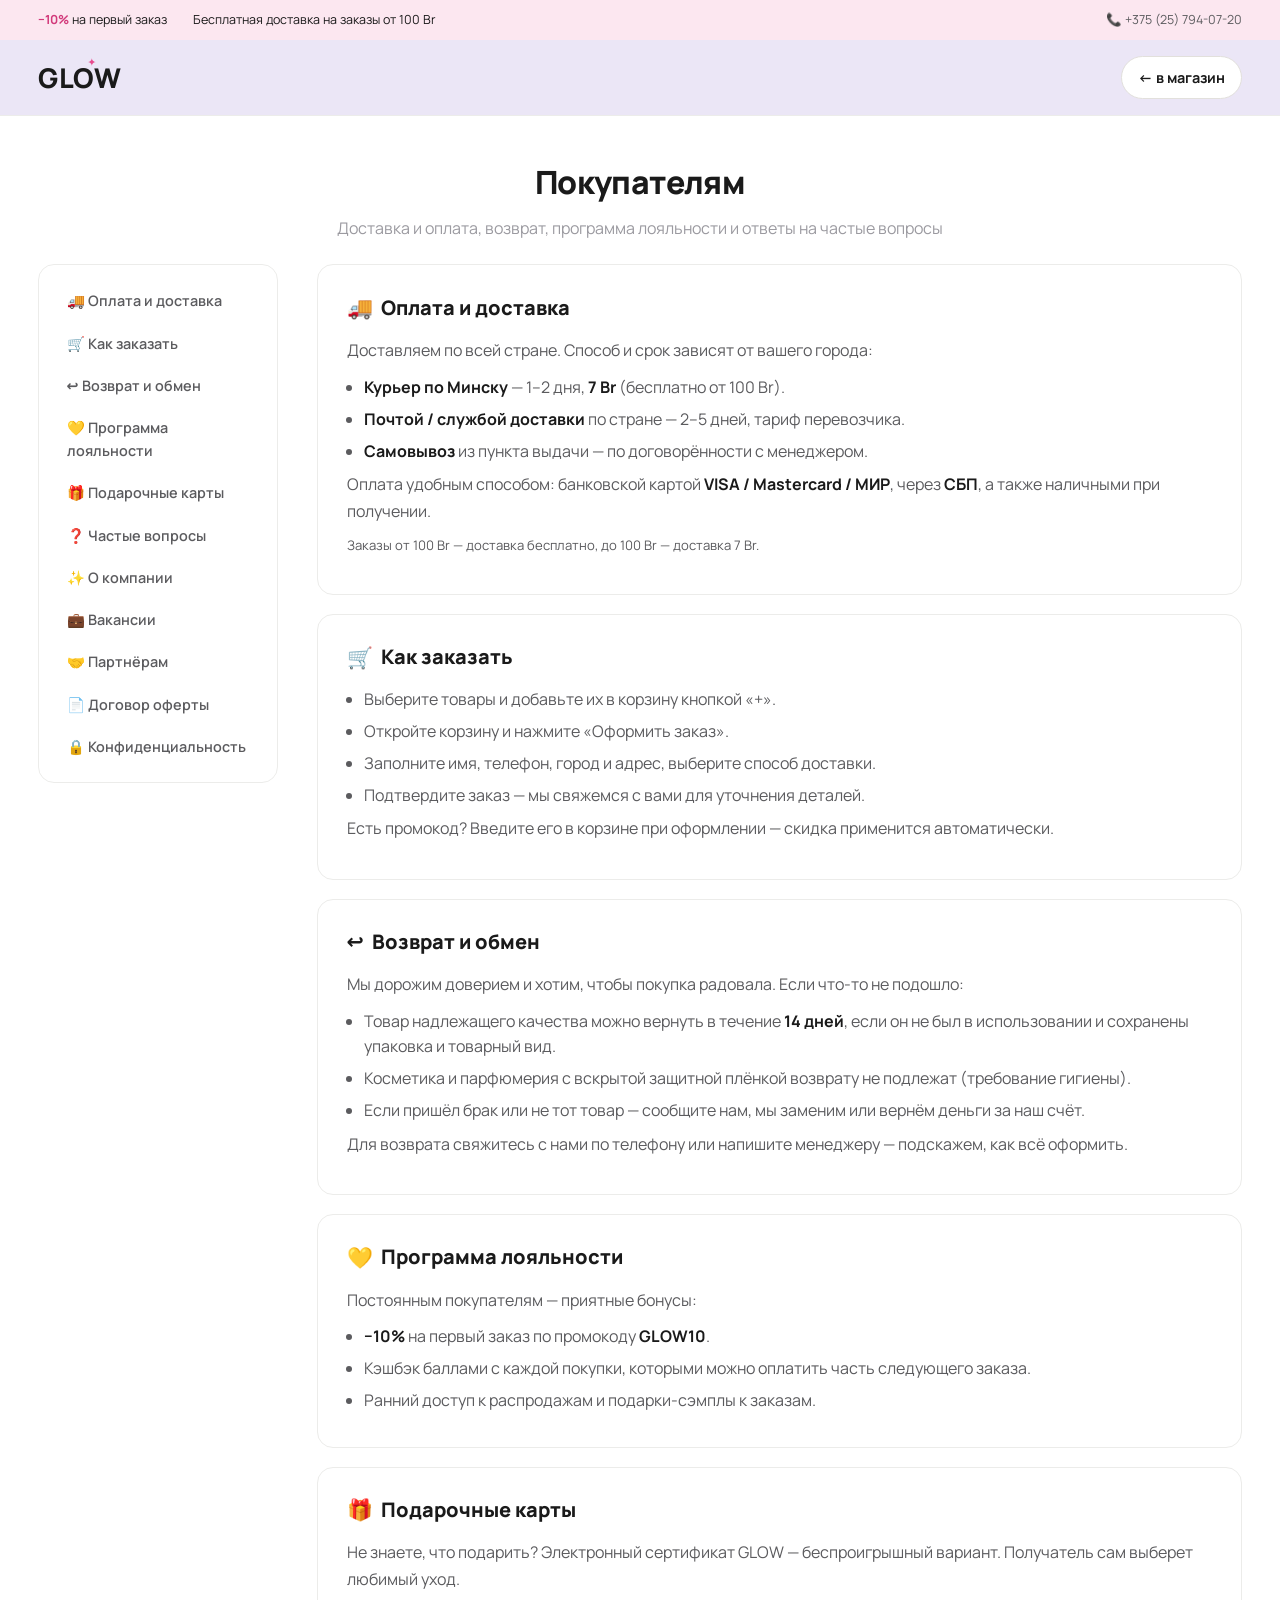
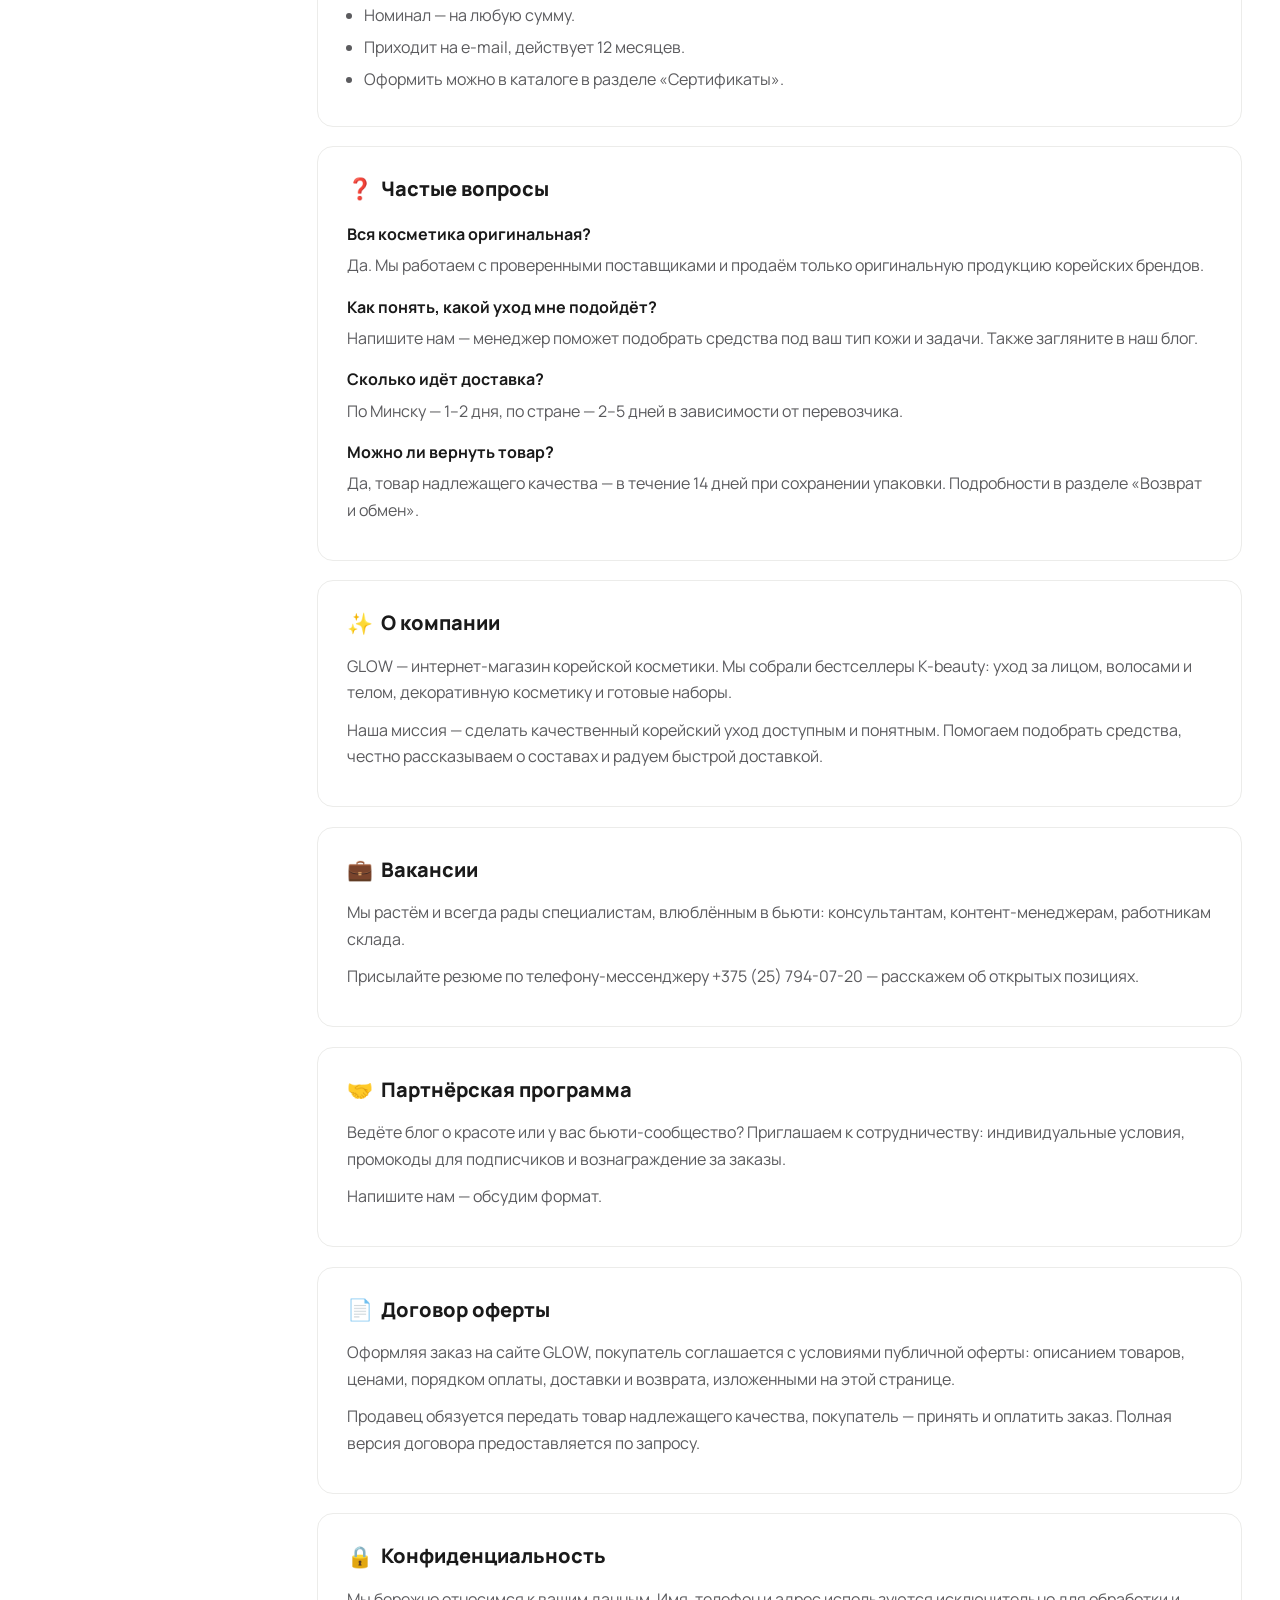
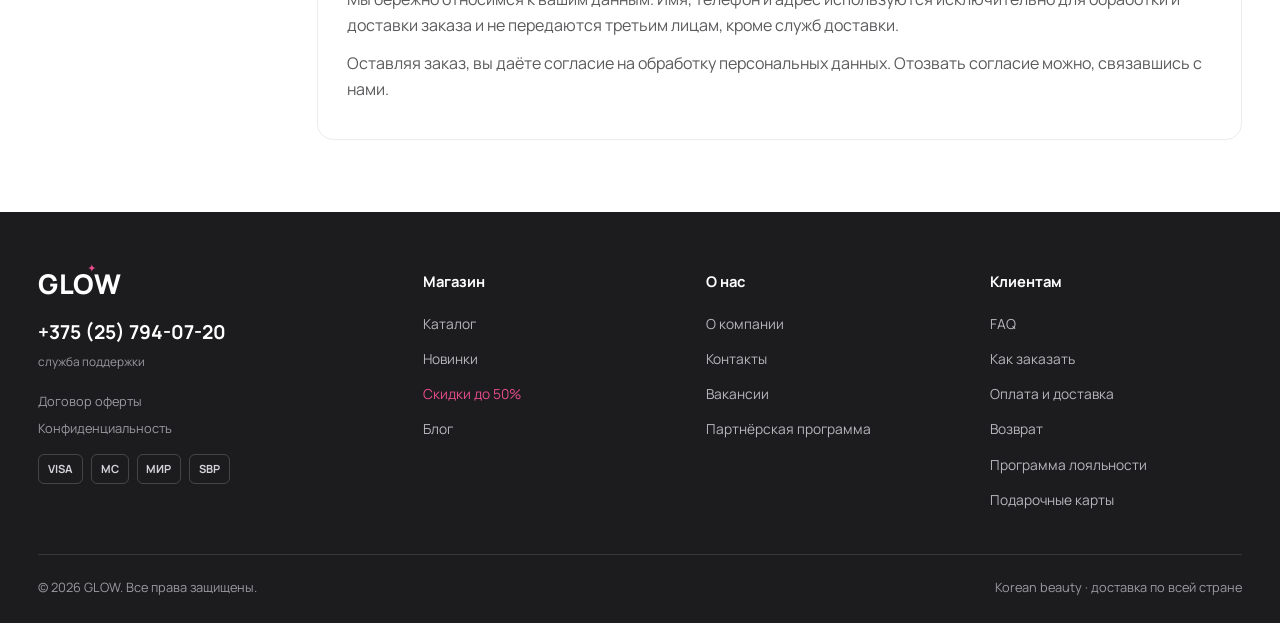
<file: info.html>
<!DOCTYPE html>
<html lang="ru">
<head>
  <meta charset="UTF-8" />
  <meta name="viewport" content="width=device-width, initial-scale=1.0" />
  <title>GLOW — информация: доставка, оплата, возврат, FAQ</title>
  <meta name="description" content="GLOW — доставка и оплата, возврат и обмен, программа лояльности, подарочные карты, ответы на частые вопросы и контакты." />
  <link rel="preconnect" href="https://fonts.googleapis.com" />
  <link rel="preconnect" href="https://fonts.gstatic.com" crossorigin />
  <link rel="stylesheet" href="css/styles.css" />
  <link rel="icon" href="data:image/svg+xml,<svg xmlns='http://www.w3.org/2000/svg' viewBox='0 0 100 100'><circle cx='50' cy='50' r='48' fill='%231b1b1d'/><text x='50' y='70' font-size='54' text-anchor='middle' fill='white' font-family='Georgia'>G</text></svg>" />
  <style>
    .info-top { background: var(--lavender); border-bottom: 1px solid var(--line); }
    .info-top .container { display: flex; align-items: center; justify-content: space-between; gap: 1rem; padding: 1rem 0; }
    .info-top .logo { text-decoration: none; }
    .info-top .back { font-weight: 700; font-size: .9rem; color: var(--ink); text-decoration: none; padding: .55rem 1rem; border: 1px solid var(--line-2); border-radius: var(--radius-pill); background: #fff; transition: .2s; }
    .info-top .back:hover { border-color: var(--ink); }
    .info-hero { text-align: center; padding: 2.6rem 0 1.4rem; }
    .info-hero h1 { font-size: 2rem; font-weight: 800; letter-spacing: -.02em; }
    .info-hero p { color: var(--muted); margin-top: .5rem; }
    .info-wrap { display: grid; grid-template-columns: 240px 1fr; gap: 2.4rem; align-items: start; padding-bottom: 3.5rem; }
    .info-toc { position: sticky; top: 1.2rem; display: flex; flex-direction: column; gap: .2rem; background: #fff; border: 1px solid var(--line); border-radius: var(--radius); padding: 1rem; }
    .info-toc a { text-decoration: none; color: var(--ink-2); font-size: .9rem; font-weight: 600; padding: .5rem .7rem; border-radius: var(--radius-sm); transition: .15s; }
    .info-toc a:hover { background: var(--bg-soft); color: var(--ink); }
    .info-body { display: flex; flex-direction: column; gap: 1.2rem; }
    .info-card { background: #fff; border: 1px solid var(--line); border-radius: var(--radius); padding: 1.6rem 1.8rem; scroll-margin-top: 1.2rem; }
    .info-card h2 { font-size: 1.25rem; font-weight: 800; margin-bottom: .8rem; display: flex; align-items: center; gap: .5rem; }
    .info-card h2 .e { font-size: 1.3rem; }
    .info-card p { color: var(--ink-2); line-height: 1.65; margin-bottom: .7rem; }
    .info-card ul { padding-left: 1.1rem; display: flex; flex-direction: column; gap: .45rem; margin-bottom: .5rem; }
    .info-card li { color: var(--ink-2); line-height: 1.55; }
    .info-card b { color: var(--ink); }
    .faq-q { font-weight: 700; color: var(--ink); margin: 1rem 0 .3rem; }
    .info-note { font-size: .82rem; color: var(--muted); margin-top: .4rem; }
    @media (max-width: 860px) {
      .info-wrap { grid-template-columns: 1fr; gap: 1.2rem; }
      .info-toc { position: static; flex-flow: row wrap; }
      .info-toc a { flex: 1 1 auto; text-align: center; }
    }
  </style>
</head>
<body>

  <!-- СЛУЖЕБНАЯ ПОЛОСА -->
  <div class="topbar">
    <div class="container">
      <div class="left">
        <span><b>−10%</b> на первый заказ</span>
        <span class="hide-sm">Бесплатная доставка на заказы от 100 Br</span>
      </div>
      <div class="right">
        <a href="tel:+375257940720">📞 +375 (25) 794-07-20</a>
      </div>
    </div>
  </div>

  <!-- ШАПКА -->
  <header class="info-top">
    <div class="container">
      <a href="index.html" class="logo">
        <span class="logo-text">GL<span class="o">O<i class="spark">✦</i></span>W</span>
      </a>
      <a href="index.html" class="back">← в магазин</a>
    </div>
  </header>

  <main class="container">
    <div class="info-hero">
      <h1>Покупателям</h1>
      <p>Доставка и оплата, возврат, программа лояльности и ответы на частые вопросы</p>
    </div>

    <div class="info-wrap">
      <!-- ОГЛАВЛЕНИЕ -->
      <nav class="info-toc">
        <a href="#delivery">🚚 Оплата и доставка</a>
        <a href="#howto">🛒 Как заказать</a>
        <a href="#returns">↩️ Возврат и обмен</a>
        <a href="#loyalty">💛 Программа лояльности</a>
        <a href="#giftcards">🎁 Подарочные карты</a>
        <a href="#faq">❓ Частые вопросы</a>
        <a href="#about">✨ О компании</a>
        <a href="#careers">💼 Вакансии</a>
        <a href="#partners">🤝 Партнёрам</a>
        <a href="#offer">📄 Договор оферты</a>
        <a href="#privacy">🔒 Конфиденциальность</a>
      </nav>

      <!-- РАЗДЕЛЫ -->
      <div class="info-body">
        <section class="info-card" id="delivery">
          <h2><span class="e">🚚</span> Оплата и доставка</h2>
          <p>Доставляем по всей стране. Способ и срок зависят от вашего города:</p>
          <ul>
            <li><b>Курьер по Минску</b> — 1–2 дня, <b>7 Br</b> (бесплатно от 100 Br).</li>
            <li><b>Почтой / службой доставки</b> по стране — 2–5 дней, тариф перевозчика.</li>
            <li><b>Самовывоз</b> из пункта выдачи — по договорённости с менеджером.</li>
          </ul>
          <p>Оплата удобным способом: банковской картой <b>VISA / Mastercard / МИР</b>, через <b>СБП</b>, а также наличными при получении.</p>
          <p class="info-note">Заказы от 100 Br — доставка бесплатно, до 100 Br — доставка 7 Br.</p>
        </section>

        <section class="info-card" id="howto">
          <h2><span class="e">🛒</span> Как заказать</h2>
          <ul>
            <li>Выберите товары и добавьте их в корзину кнопкой «+».</li>
            <li>Откройте корзину и нажмите «Оформить заказ».</li>
            <li>Заполните имя, телефон, город и адрес, выберите способ доставки.</li>
            <li>Подтвердите заказ — мы свяжемся с вами для уточнения деталей.</li>
          </ul>
          <p>Есть промокод? Введите его в корзине при оформлении — скидка применится автоматически.</p>
        </section>

        <section class="info-card" id="returns">
          <h2><span class="e">↩️</span> Возврат и обмен</h2>
          <p>Мы дорожим доверием и хотим, чтобы покупка радовала. Если что-то не подошло:</p>
          <ul>
            <li>Товар надлежащего качества можно вернуть в течение <b>14 дней</b>, если он не был в использовании и сохранены упаковка и товарный вид.</li>
            <li>Косметика и парфюмерия с вскрытой защитной плёнкой возврату не подлежат (требование гигиены).</li>
            <li>Если пришёл брак или не тот товар — сообщите нам, мы заменим или вернём деньги за наш счёт.</li>
          </ul>
          <p>Для возврата свяжитесь с нами по телефону или напишите менеджеру — подскажем, как всё оформить.</p>
        </section>

        <section class="info-card" id="loyalty">
          <h2><span class="e">💛</span> Программа лояльности</h2>
          <p>Постоянным покупателям — приятные бонусы:</p>
          <ul>
            <li><b>−10%</b> на первый заказ по промокоду <b>GLOW10</b>.</li>
            <li>Кэшбэк баллами с каждой покупки, которыми можно оплатить часть следующего заказа.</li>
            <li>Ранний доступ к распродажам и подарки-сэмплы к заказам.</li>
          </ul>
        </section>

        <section class="info-card" id="giftcards">
          <h2><span class="e">🎁</span> Подарочные карты</h2>
          <p>Не знаете, что подарить? Электронный сертификат GLOW — беспроигрышный вариант. Получатель сам выберет любимый уход.</p>
          <ul>
            <li>Номинал — на любую сумму.</li>
            <li>Приходит на e-mail, действует 12 месяцев.</li>
            <li>Оформить можно в каталоге в разделе «Сертификаты».</li>
          </ul>
        </section>

        <section class="info-card" id="faq">
          <h2><span class="e">❓</span> Частые вопросы</h2>
          <div class="faq-q">Вся косметика оригинальная?</div>
          <p>Да. Мы работаем с проверенными поставщиками и продаём только оригинальную продукцию корейских брендов.</p>
          <div class="faq-q">Как понять, какой уход мне подойдёт?</div>
          <p>Напишите нам — менеджер поможет подобрать средства под ваш тип кожи и задачи. Также загляните в наш блог.</p>
          <div class="faq-q">Сколько идёт доставка?</div>
          <p>По Минску — 1–2 дня, по стране — 2–5 дней в зависимости от перевозчика.</p>
          <div class="faq-q">Можно ли вернуть товар?</div>
          <p>Да, товар надлежащего качества — в течение 14 дней при сохранении упаковки. Подробности в разделе «Возврат и обмен».</p>
        </section>

        <section class="info-card" id="about">
          <h2><span class="e">✨</span> О компании</h2>
          <p>GLOW — интернет-магазин корейской косметики. Мы собрали бестселлеры K-beauty: уход за лицом, волосами и телом, декоративную косметику и готовые наборы.</p>
          <p>Наша миссия — сделать качественный корейский уход доступным и понятным. Помогаем подобрать средства, честно рассказываем о составах и радуем быстрой доставкой.</p>
        </section>

        <section class="info-card" id="careers">
          <h2><span class="e">💼</span> Вакансии</h2>
          <p>Мы растём и всегда рады специалистам, влюблённым в бьюти: консультантам, контент-менеджерам, работникам склада.</p>
          <p>Присылайте резюме по телефону-мессенджеру <a href="tel:+375257940720">+375 (25) 794-07-20</a> — расскажем об открытых позициях.</p>
        </section>

        <section class="info-card" id="partners">
          <h2><span class="e">🤝</span> Партнёрская программа</h2>
          <p>Ведёте блог о красоте или у вас бьюти-сообщество? Приглашаем к сотрудничеству: индивидуальные условия, промокоды для подписчиков и вознаграждение за заказы.</p>
          <p>Напишите нам — обсудим формат.</p>
        </section>

        <section class="info-card" id="offer">
          <h2><span class="e">📄</span> Договор оферты</h2>
          <p>Оформляя заказ на сайте GLOW, покупатель соглашается с условиями публичной оферты: описанием товаров, ценами, порядком оплаты, доставки и возврата, изложенными на этой странице.</p>
          <p>Продавец обязуется передать товар надлежащего качества, покупатель — принять и оплатить заказ. Полная версия договора предоставляется по запросу.</p>
        </section>

        <section class="info-card" id="privacy">
          <h2><span class="e">🔒</span> Конфиденциальность</h2>
          <p>Мы бережно относимся к вашим данным. Имя, телефон и адрес используются исключительно для обработки и доставки заказа и не передаются третьим лицам, кроме служб доставки.</p>
          <p>Оставляя заказ, вы даёте согласие на обработку персональных данных. Отозвать согласие можно, связавшись с нами.</p>
        </section>
      </div>
    </div>
  </main>

  <!-- ФУТЕР -->
  <footer class="footer">
    <div class="container">
      <div class="footer-grid">
        <div>
          <span class="logo-text">GL<span class="o">O<i class="spark">✦</i></span>W</span>
          <div class="f-contact">
            <a href="tel:+375257940720" class="f-phone">+375 (25) 794-07-20</a>
            <span class="f-mail"><small>служба поддержки</small></span>
          </div>
          <div class="legal">
            <a href="#offer">Договор оферты</a>
            <a href="#privacy">Конфиденциальность</a>
          </div>
          <div class="pay"><span>VISA</span><span>MC</span><span>МИР</span><span>SBP</span></div>
        </div>
        <div>
          <h5>Магазин</h5>
          <ul>
            <li><a href="index.html#catalog">Каталог</a></li>
            <li><a href="index.html#new">Новинки</a></li>
            <li><a href="index.html#sale" class="pink">Скидки до 50%</a></li>
            <li><a href="index.html#blog">Блог</a></li>
          </ul>
        </div>
        <div>
          <h5>О нас</h5>
          <ul>
            <li><a href="#about">О компании</a></li>
            <li><a href="index.html#contact">Контакты</a></li>
            <li><a href="#careers">Вакансии</a></li>
            <li><a href="#partners">Партнёрская программа</a></li>
          </ul>
        </div>
        <div>
          <h5>Клиентам</h5>
          <ul>
            <li><a href="#faq">FAQ</a></li>
            <li><a href="#howto">Как заказать</a></li>
            <li><a href="#delivery">Оплата и доставка</a></li>
            <li><a href="#returns">Возврат</a></li>
            <li><a href="#loyalty">Программа лояльности</a></li>
            <li><a href="#giftcards">Подарочные карты</a></li>
          </ul>
        </div>
      </div>
      <div class="footer-bottom">
        <span>© 2026 GLOW. Все права защищены.</span>
        <span>Korean beauty · доставка по всей стране</span>
      </div>
    </div>
  </footer>

</body>
</html>
</file>
<file: css/styles.css>
/* ============================================================
   GLOW — интернет-магазин косметики
   Светлый, воздушный · мягкий розовый акцент + чёрные кнопки
   (референс: BOTNIA-style beauty shop)
   ============================================================ */

@import url('https://fonts.googleapis.com/css2?family=Manrope:wght@300;400;500;600;700;800&display=swap');

:root {
  --bg:        #ffffff;
  --bg-soft:   #f2f1ef;   /* светло-серые плитки/поверхности */
  --bg-soft-2: #fbeaf1;   /* нежно-розовый фон */
  --ink:       #1a1a1a;   /* чёрный: кнопки, текст */
  --ink-2:     #5b5b5e;
  --muted:     #9b9aa0;
  --line:      #ececea;
  --line-2:    #e2e0dc;

  --pink:      #e84c8e;   /* акцент: скидки, бейджи, ссылки, промо */
  --pink-dark: #d23a7b;
  --pink-soft: #fce7f0;   /* верхняя полоса, пилюли, промо-фон */
  --lavender:  #ebe6f6;   /* фон шапки */

  --red:       var(--ink); /* совместимость с admin.css */
  --red-dark:  #000000;
  --red-soft:  #f3f1ef;
  --star:      #e8a93b;
  --green:     #1e9e6a;

  --radius:    16px;
  --radius-sm: 10px;
  --radius-pill: 999px;
  --ease: cubic-bezier(.22,.61,.36,1);
  --shadow-sm: 0 4px 16px rgba(20,20,30,.05);
  --shadow-md: 0 16px 44px rgba(20,20,30,.10);

  --display: 'Manrope', system-ui, sans-serif;
  --body: 'Manrope', system-ui, -apple-system, sans-serif;
}

* { margin: 0; padding: 0; box-sizing: border-box; }
html { scroll-behavior: smooth; }
body { font-family: var(--body); color: var(--ink); background: var(--bg); line-height: 1.6;
  font-weight: 400; overflow-x: hidden; -webkit-font-smoothing: antialiased; }
a { color: inherit; text-decoration: none; }
button { font-family: inherit; cursor: pointer; border: none; background: none; color: inherit; }
img { max-width: 100%; display: block; }
::selection { background: var(--pink); color: #fff; }
.container { width: min(1280px, 94vw); margin-inline: auto; }

/* ============================================================
   ВЕРХНЯЯ ПОЛОСА
   ============================================================ */
.topbar { background: var(--pink-soft); color: var(--ink); font-size: .78rem; }
.topbar .container { display: flex; align-items: center; justify-content: space-between; height: 40px; }
.topbar .left { display: flex; gap: 1.6rem; }
.topbar .left b { color: var(--pink-dark); }
.topbar .right { display: flex; gap: 1.4rem; align-items: center; color: var(--ink-2); }
.topbar .right a { transition: color .2s; }
.topbar .right a:hover { color: var(--pink-dark); }

/* ============================================================
   ШАПКА
   ============================================================ */
.header { position: sticky; top: 0; z-index: 100; background: rgba(235,230,247,.92);
  backdrop-filter: blur(10px); border-bottom: 1px solid rgba(26,26,26,.06); transition: box-shadow .3s; }
.header.scrolled { box-shadow: 0 6px 24px rgba(120,90,180,.12); }
.header-main { display: flex; align-items: center; gap: 1.6rem; height: 88px; }

.logo { display: inline-flex; align-items: center; flex: none; }
.logo-text { font-size: 1.7rem; font-weight: 800; letter-spacing: .01em; color: var(--ink); line-height: 1; }
.logo-text .o { position: relative; }
.logo-text .o .spark { position: absolute; top: -.14em; right: -.22em; font-size: .4em; color: var(--pink); font-style: normal; line-height: 1; animation: sparkle 2.6s ease-in-out infinite; }
@keyframes sparkle { 0%,100% { opacity: .55; transform: scale(.85) rotate(0deg); } 50% { opacity: 1; transform: scale(1.15) rotate(20deg); } }
.logo-sub { display: none; }

.search { flex: 1; display: flex; align-items: center; gap: .5rem; max-width: 720px;
  background: #fff; border: 1px solid var(--line); border-radius: var(--radius-pill);
  padding: .25rem .3rem .25rem 1.3rem; transition: border-color .2s, background .2s; }
.search:focus-within { border-color: var(--pink); }
.search .ic { color: var(--muted); }
.search input { flex: 1; border: none; outline: none; background: transparent; font-family: inherit; font-size: .95rem; padding: .75rem 0; }
.search button { background: var(--ink); color: #fff; font-weight: 600; font-size: .85rem; padding: .7rem 1.5rem; border-radius: var(--radius-pill); transition: background .2s; }
.search button:hover { background: #000; }

.header-actions { display: flex; align-items: center; gap: .3rem; flex: none; }
.act { display: flex; flex-direction: column; align-items: center; gap: .15rem; padding: .5rem .65rem;
  border-radius: var(--radius-sm); position: relative; font-size: .66rem; color: var(--ink-2); transition: color .2s, background .2s; }
.act:hover { color: var(--pink-dark); background: var(--pink-soft); }
.act .ic { font-size: 1.25rem; }
.cat-btn { background: var(--ink); color: #fff; border-radius: var(--radius-pill); padding: .8rem 1.4rem;
  font-weight: 600; font-size: .9rem; display: inline-flex; align-items: center; gap: .5rem; margin-left: .5rem; transition: background .2s, transform .2s; }
.cat-btn:hover { background: #000; transform: translateY(-1px); }
.cart-count { position: absolute; top: 0; right: 2px; min-width: 18px; height: 18px; padding: 0 4px;
  background: var(--pink); color: #fff; font-size: .64rem; font-weight: 700; border-radius: 999px;
  display: grid; place-items: center; border: 2px solid #fff; transform: scale(0); transition: transform .25s var(--ease); }
.cart-count.show { transform: scale(1); }
.cart-count.bump { animation: bump .4s var(--ease); }
@keyframes bump { 0%{transform:scale(1)} 45%{transform:scale(1.35)} 100%{transform:scale(1)} }

/* ============================================================
   НАВИГАЦИЯ ПО КАТЕГОРИЯМ
   ============================================================ */
.catnav { border-bottom: 1px solid rgba(26,26,26,.06); background: transparent; }
.catnav .container { display: flex; align-items: center; gap: .2rem; height: 50px; overflow-x: auto; scrollbar-width: none; }
.catnav .container::-webkit-scrollbar { display: none; }
.catnav a { white-space: nowrap; font-size: .86rem; font-weight: 500; color: var(--ink-2); padding: .5rem .85rem; border-radius: var(--radius-sm); transition: color .2s, background .2s; }
.catnav a:hover { color: var(--pink-dark); background: var(--pink-soft); }
.catnav a.sale-link { color: var(--pink); font-weight: 700; }

/* ============================================================
   КНОПКИ
   ============================================================ */
.btn { display: inline-flex; align-items: center; justify-content: center; gap: .5rem; font-weight: 600;
  font-size: .92rem; padding: .95rem 1.9rem; border-radius: var(--radius-pill);
  transition: transform .2s var(--ease), background .2s, box-shadow .2s, color .2s, border-color .2s; }
.btn .arrow { transition: transform .25s var(--ease); }
.btn:hover .arrow { transform: translateX(4px); }
.btn-red { background: var(--ink); color: #fff; }
.btn-red:hover { background: #000; transform: translateY(-2px); box-shadow: var(--shadow-md); }
.btn-pink { background: var(--pink); color: #fff; }
.btn-pink:hover { background: var(--pink-dark); transform: translateY(-2px); }
.btn-dark { background: var(--ink); color: #fff; }
.btn-line { background: #fff; color: var(--ink); border: 1px solid var(--line-2); }
.btn-line:hover { border-color: var(--ink); }

/* ============================================================
   ГЕРОЙ-СЛАЙДЕР (сплит-баннер)
   ============================================================ */
.hero { padding: 1.8rem 0 0; }
.slider { position: relative; border-radius: 26px; overflow: hidden; }
.slides { display: flex; transition: transform .7s var(--ease); }
.slide { min-width: 100%; display: grid; grid-template-columns: 1.05fr .95fr; min-height: 430px; }
.slide .s-copy { display: flex; flex-direction: column; justify-content: center; padding: 3.4rem 3.6rem; position: relative; }
.slide .s-prod { font-size: 3.4rem; margin-bottom: .8rem; }
.slide h2 { font-size: clamp(2.6rem, 6vw, 4.6rem); font-weight: 800; line-height: .98; letter-spacing: -.02em; }
.slide .s-pill { align-self: flex-start; background: var(--pink-soft); color: var(--pink-dark); font-weight: 700;
  font-size: .9rem; padding: .5rem 1.1rem; border-radius: var(--radius-pill); margin: 1.1rem 0 .7rem; }
.slide p { color: var(--ink-2); font-size: 1rem; margin-bottom: 1.8rem; }
.slide .btn-red { align-self: flex-start; }
.slide .s-visual { position: relative; display: grid; place-items: center; overflow: hidden; }
.slide .s-visual .motif { font-size: clamp(7rem, 16vw, 12rem); position: relative; z-index: 1; }
.slide.t1 { background: linear-gradient(120deg,#f6efe9,#efe6dc); }
.slide.t1 .s-visual { background: linear-gradient(150deg,#f4d9c4,#e7b79a); }
.slide.t2 { background: linear-gradient(120deg,#fdeef4,#f9dde9); }
.slide.t2 .s-visual { background: linear-gradient(150deg,#f3c6da,#e79bbd); }
.slide.t3 { background: linear-gradient(120deg,#eef0f3,#e2e6ec); }
.slide.t3 .s-visual { background: linear-gradient(150deg,#cdd6e2,#a9b6c8); }

.slider-dots { position: absolute; bottom: 16px; left: 50%; transform: translateX(-50%); display: flex; gap: .5rem; z-index: 5; }
.slider-dots button { width: 8px; height: 8px; border-radius: 50%; background: rgba(26,26,26,.25); transition: .25s; }
.slider-dots button.active { background: var(--ink); width: 24px; border-radius: 999px; }
.slider-arrow { position: absolute; top: 50%; transform: translateY(-50%); z-index: 5; width: 44px; height: 44px;
  border-radius: 50%; background: rgba(255,255,255,.92); box-shadow: var(--shadow-sm); display: grid; place-items: center; font-size: 1.2rem; transition: background .2s; }
.slider-arrow:hover { background: #fff; }
.slider-arrow.prev { left: 16px; } .slider-arrow.next { right: 16px; }
.slider-bar { position: absolute; left: 0; right: 0; bottom: 0; height: 3px; background: rgba(26,26,26,.1); z-index: 4; }
.slider-bar i { display: block; height: 100%; background: var(--pink); width: 0; }

/* ============================================================
   СЕКЦИИ
   ============================================================ */
section { padding: 3.6rem 0; }
.sec-head { display: flex; align-items: center; justify-content: space-between; gap: 1rem; margin-bottom: 1.8rem; flex-wrap: wrap; }
.sec-head h2 { font-size: clamp(1.5rem, 3vw, 2.1rem); font-weight: 800; letter-spacing: -.01em; display: flex; align-items: center; gap: .6rem; }
.sec-head .seeall { font-size: .82rem; font-weight: 600; color: var(--ink-2); background: var(--bg-soft); padding: .5rem 1rem; border-radius: var(--radius-pill); transition: .2s; }
.sec-head .seeall:hover { background: var(--pink-soft); color: var(--pink-dark); }
.sec-head .link { font-size: .88rem; font-weight: 600; color: var(--ink-2); display: inline-flex; gap: .4rem; transition: color .2s; }
.sec-head .link:hover { color: var(--pink-dark); }

/* мозаика категорий */
.cat-grid { display: grid; grid-template-columns: repeat(4, 1fr); gap: 1rem; }
.cat-tile { background: var(--bg-soft); border-radius: var(--radius); padding: 1.4rem; text-align: left;
  display: flex; flex-direction: column; min-height: 150px; transition: transform .25s var(--ease), box-shadow .25s; position: relative; overflow: hidden; }
.cat-tile:hover { transform: translateY(-5px); box-shadow: var(--shadow-md); }
.cat-tile b { font-size: 1rem; font-weight: 700; line-height: 1.25; max-width: 8em; }
.cat-tile span { font-size: .78rem; color: var(--muted); margin-top: .25rem; }
.cat-tile .emojis { margin-top: auto; align-self: flex-end; font-size: 2.6rem; line-height: 1; opacity: .92; }
.cat-tile:nth-child(1) { grid-column: span 2; background: var(--pink-soft); }
.cat-tile:nth-child(1) .emojis { font-size: 3.4rem; }
.cat-tile.has-img { background-size: cover; background-position: center; color: #fff; }
.cat-tile.has-img::after { content: ''; position: absolute; inset: 0; background: linear-gradient(180deg, rgba(0,0,0,.05), rgba(0,0,0,.5)); }
.cat-tile.has-img b { position: relative; z-index: 1; color: #fff; }
.cat-tile.has-img span { position: relative; z-index: 1; color: rgba(255,255,255,.85); }

/* инструменты каталога */
.cat-tools { display: flex; align-items: center; gap: 1rem; flex-wrap: wrap; }
.count-lbl { font-size: .86rem; color: var(--muted); }
.sort-select { padding: .6rem 1rem; border-radius: var(--radius-pill); border: 1px solid var(--line-2); background: #fff; font-family: inherit; font-size: .86rem; cursor: pointer; outline: none; transition: border-color .2s; }
.sort-select:focus { border-color: var(--pink); }
.filters { display: flex; gap: .55rem; flex-wrap: wrap; margin-bottom: 1.8rem; }
.chip { font-size: .85rem; font-weight: 500; padding: .55rem 1.1rem; border-radius: var(--radius-pill);
  background: var(--bg-soft); color: var(--ink-2); transition: all .2s var(--ease); }
.chip:hover { color: var(--pink-dark); }
.chip.active { background: var(--ink); color: #fff; }
.chip.fav { color: var(--pink); }
.chip.fav.active { background: var(--pink); color: #fff; }
.load-more-wrap { text-align: center; margin-top: 2.2rem; }
.empty-cat { grid-column: 1/-1; text-align: center; color: var(--ink-2); padding: 3rem; font-size: 1.05rem; }
.empty-cat span { font-size: .88rem; color: var(--muted); }

/* ============================================================
   КАРТОЧКА ТОВАРА
   ============================================================ */
.products { display: grid; grid-template-columns: repeat(5, 1fr); gap: 1rem; }
.card { background: #fff; border: 1px solid var(--line); border-radius: var(--radius); overflow: hidden;
  display: flex; flex-direction: column; transition: transform .25s var(--ease), box-shadow .25s, border-color .2s; cursor: pointer; }
.card:hover { transform: translateY(-5px); box-shadow: var(--shadow-md); border-color: transparent; }
.card-media { position: relative; aspect-ratio: 1/1; display: grid; place-items: center; background: var(--bg-soft); }
.card-media::after { content:''; position:absolute; top:50%; left:50%; transform:translate(-50%,-50%); width:58%; aspect-ratio:1; border-radius:50%; border:1px solid rgba(255,255,255,.6); }
.card-media.has-photo { background-size: cover; background-position: center; }
.card-media.has-photo::after { display: none; }
.card-media .ico { font-size: 3.2rem; position: relative; z-index: 1; transition: transform .4s var(--ease); }
.card:hover .card-media .ico { transform: scale(1.08); }
.badges { position: absolute; top: .7rem; left: .7rem; display: flex; gap: .35rem; z-index: 2; }
.tag { font-size: .64rem; font-weight: 700; padding: .25rem .5rem; border-radius: 6px; }
.tag.hit { background: var(--ink); color: #fff; }
.tag.new { background: var(--pink-soft); color: var(--pink-dark); }
.tag.sale { background: var(--pink); color: #fff; }
.wish { position: absolute; top: .6rem; right: .6rem; z-index: 2; width: 32px; height: 32px; border-radius: 50%;
  background: rgba(255,255,255,.9); display: grid; place-items: center; font-size: 1rem; color: var(--ink-2); transition: transform .2s, color .2s; }
.wish:hover { transform: scale(1.12); } .wish.on { color: var(--pink); }

.card-body { padding: .8rem .9rem 1rem; display: flex; flex-direction: column; gap: .35rem; flex: 1; }
.rating { display: flex; align-items: center; gap: .3rem; font-size: .74rem; color: var(--ink-2); }
.stars { color: var(--star); letter-spacing: .03em; font-size: .78rem; }
.rating .rev { color: var(--muted); }
.card-brand { font-size: .66rem; letter-spacing: .08em; text-transform: uppercase; color: var(--muted); font-weight: 600; }
.card-name { font-size: .86rem; font-weight: 500; line-height: 1.35; min-height: 2.4em;
  display: -webkit-box; -webkit-line-clamp: 2; -webkit-box-orient: vertical; overflow: hidden; }
.price-row { display: flex; align-items: center; justify-content: space-between; gap: .5rem; margin-top: auto; padding-top: .3rem; }
.price-row .pcol { display: flex; flex-direction: column; }
.price { font-size: 1.1rem; font-weight: 800; }
.price.sale { color: var(--pink); }
.old-price { font-size: .78rem; color: var(--muted); text-decoration: line-through; }
.add-round { flex: none; width: 38px; height: 38px; border-radius: 50%; background: var(--ink); color: #fff;
  font-size: 1.3rem; display: grid; place-items: center; transition: background .2s, transform .15s; }
.add-round:hover { background: var(--pink); transform: scale(1.08); }
.add-round:active { transform: scale(.92); }
.stock-out .add-round { background: var(--muted); pointer-events: none; }
.stock-out .card-media .ico { opacity: .4; }

.reveal { opacity: 0; transform: translateY(24px); transition: opacity .7s var(--ease), transform .7s var(--ease); }
.reveal.in { opacity: 1; transform: translateY(0); }

/* ============================================================
   БРЕНДЫ / ОТЗЫВЫ / БЛОГ
   ============================================================ */
.brands { background: var(--bg-soft); }
.brand-row { display: flex; flex-wrap: wrap; justify-content: center; align-items: center; gap: 2.4rem; }
.brand-row span { font-size: 1.25rem; font-weight: 700; color: var(--ink-2); opacity: .65; transition: .2s; }
.brand-row span:hover { opacity: 1; color: var(--pink-dark); }

.reviews-grid { display: grid; grid-template-columns: repeat(3,1fr); gap: 1.2rem; }
.review { background: #fff; border: 1px solid var(--line); border-radius: var(--radius); padding: 1.6rem; }
.review .stars { font-size: .95rem; margin-bottom: .8rem; }
.review p { font-size: .92rem; color: var(--ink-2); line-height: 1.6; margin-bottom: 1.2rem; }
.review .who { display: flex; align-items: center; gap: .7rem; }
.review .av { width: 40px; height: 40px; border-radius: 50%; background: var(--pink-soft); display: grid; place-items: center; font-size: 1.1rem; }
.review .who b { font-size: .88rem; } .review .who span { font-size: .76rem; color: var(--muted); }

.blog-grid { display: grid; grid-template-columns: repeat(3,1fr); gap: 1.2rem; }
.post { background: #fff; border: 1px solid var(--line); border-radius: var(--radius); overflow: hidden; transition: transform .25s var(--ease), box-shadow .25s; }
.post:hover { transform: translateY(-5px); box-shadow: var(--shadow-md); }
.post .cover { aspect-ratio: 16/10; display: grid; place-items: center; font-size: 3rem; background: var(--bg-soft); }
.post .pb { padding: 1.2rem 1.3rem 1.5rem; }
.post .date { font-size: .74rem; color: var(--pink); font-weight: 700; }
.post h4 { font-size: 1rem; font-weight: 700; margin: .5rem 0 .6rem; line-height: 1.35; }
.post p { font-size: .86rem; color: var(--ink-2); }
.post { cursor: pointer; }

/* телефон в шапке */
.header-phone { display: flex; align-items: center; gap: .5rem; flex: none; padding: .4rem .6rem; border-radius: var(--radius-pill); transition: background .2s; }
.header-phone:hover { background: var(--pink-soft); }
.header-phone .hp-ic { font-size: 1.1rem; }
.header-phone .hp-num { font-size: 1rem; font-weight: 800; color: var(--ink); white-space: nowrap; }

/* подкатегории (чипы второго уровня) */
.subfilters { display: none; gap: .5rem; flex-wrap: wrap; margin: -.6rem 0 1.8rem; padding-bottom: .2rem; }
.subfilters.show { display: flex; }
.subchip { font-size: .82rem; font-weight: 500; padding: .45rem .95rem; border-radius: var(--radius-pill);
  background: #fff; border: 1px solid var(--line-2); color: var(--ink-2); transition: all .2s var(--ease); }
.subchip:hover { border-color: var(--pink); color: var(--pink-dark); }
.subchip.active { background: var(--pink); border-color: var(--pink); color: #fff; }
.subchip i { font-style: normal; opacity: .65; font-size: .75rem; margin-left: .15rem; }

/* «оставить отзыв» */
.review-cta { text-align: center; margin-top: 1.8rem; }
.review-cta .btn { padding: .8rem 1.8rem; }

/* модалка отзыва */
#reviewModal .modal { width: min(540px,100%); text-align: left; position: relative; }
.rv-close { position: absolute; top: 1.1rem; right: 1.1rem; }
.star-pick { display: flex; gap: .3rem; }
.star-pick .sp { font-size: 1.8rem; line-height: 1; color: var(--line-2); transition: color .15s, transform .15s; }
.star-pick .sp:hover { transform: scale(1.15); }
.star-pick .sp.on { color: var(--star); }

/* модалка статьи блога */
.post-card { padding-bottom: 1rem; }
.post-cover { aspect-ratio: 21/9; display: grid; place-items: center; font-size: 4rem; border-radius: 20px 20px 0 0; }
.post-read { padding: 1.8rem 2.2rem 1rem; }
.post-read .date { font-size: .8rem; color: var(--pink); font-weight: 700; }
.post-read h2 { font-family: var(--display); font-weight: 700; font-size: clamp(1.4rem,3vw,2rem); margin: .4rem 0 1.2rem; line-height: 1.25; }
.post-body p { font-size: 1rem; color: var(--ink-2); line-height: 1.75; margin-bottom: 1.1rem; }

/* ============================================================
   ПРОМО-БЛОК (промокод)
   ============================================================ */
.promo-band .promo-inner { display: grid; grid-template-columns: 1.1fr .9fr; border-radius: 26px; overflow: hidden; min-height: 280px; }
.promo-left { background: linear-gradient(125deg,#fde3ee,#f9c9de); padding: 3rem 3.2rem; display: flex; flex-direction: column; justify-content: center; }
.promo-left h2 { font-size: clamp(1.7rem,3.4vw,2.6rem); font-weight: 800; line-height: 1.05; }
.promo-left p { color: var(--ink-2); margin: .8rem 0 1.6rem; max-width: 38ch; }
.subscribe { display: flex; gap: .6rem; max-width: 460px; }
.subscribe input { flex: 1; padding: .95rem 1.3rem; border-radius: var(--radius-pill); border: 1px solid #fff; background: #fff; outline: none; font-family: inherit; font-size: .95rem; }
.subscribe input:focus { border-color: var(--pink); }
.promo-consent { font-size: .72rem; color: var(--ink-2); opacity: .8; margin-top: .9rem; max-width: 40ch; }
.promo-right { background: linear-gradient(150deg,#3a3a3e,#1f1f22); position: relative; display: grid; place-items: center; }
.promo-right .phone { font-size: 5rem; }
.promo-right .promo-pill { position: absolute; background: var(--pink); color: #fff; font-weight: 700; font-size: .9rem;
  padding: .8rem 1.4rem; border-radius: var(--radius-pill); box-shadow: var(--shadow-md); display: inline-flex; gap: .6rem; align-items: center; }

/* ============================================================
   ТЁМНЫЙ ПОДВАЛ
   ============================================================ */
.footer { background: #1c1c1e; color: #b7b7bc; padding: 3.6rem 0 1.6rem; margin-top: 1rem; }
.footer-grid { display: grid; grid-template-columns: 1.4fr 1fr 1fr 1fr; gap: 2rem; margin-bottom: 2.6rem; }
.footer .logo-text { color: #fff; }
.footer .f-contact { margin: 1rem 0 .4rem; }
.footer .f-phone { font-size: 1.2rem; font-weight: 700; color: #fff; display: block; }
.footer .f-mail { display: block; margin-top: .3rem; color: #d4d4d8; }
.footer .f-mail small { display: block; color: var(--muted); font-size: .74rem; }
.footer h5 { font-size: .92rem; font-weight: 700; color: #fff; margin-bottom: 1.1rem; }
.footer ul { list-style: none; display: grid; gap: .6rem; }
.footer ul a { color: #b7b7bc; font-size: .86rem; transition: color .2s; }
.footer ul a:hover { color: #fff; }
.footer ul a.pink { color: var(--pink); }
.footer .legal { margin-top: 1.2rem; display: grid; gap: .4rem; }
.footer .legal a { font-size: .8rem; color: var(--muted); }
.footer .pay { display: flex; gap: .5rem; margin-top: 1rem; }
.footer .pay span { font-size: .7rem; font-weight: 700; padding: .3rem .55rem; border: 1px solid rgba(255,255,255,.18); border-radius: 6px; color: #d4d4d8; }
.footer-bottom { border-top: 1px solid rgba(255,255,255,.12); padding-top: 1.4rem; display: flex; justify-content: space-between; flex-wrap: wrap; gap: 1rem; font-size: .8rem; color: var(--muted); }

/* ============================================================
   КОРЗИНА
   ============================================================ */
.overlay { position: fixed; inset: 0; background: rgba(20,20,30,.4); opacity: 0; visibility: hidden; transition: .35s var(--ease); z-index: 200; }
.overlay.open { opacity: 1; visibility: visible; }
.drawer { position: fixed; top: 0; right: 0; height: 100%; width: min(440px,100vw); background: #fff; z-index: 210;
  box-shadow: var(--shadow-md); transform: translateX(100%); transition: transform .4s var(--ease); display: flex; flex-direction: column; }
.drawer.open { transform: translateX(0); }
.drawer-head { display: flex; align-items: center; justify-content: space-between; padding: 1.3rem 1.5rem; border-bottom: 1px solid var(--line); }
.drawer-head h3 { font-size: 1.2rem; font-weight: 800; }
.close-btn { width: 38px; height: 38px; border-radius: 50%; background: var(--bg-soft); font-size: 1.1rem; display: grid; place-items: center; transition: background .2s, transform .2s; }
.close-btn:hover { background: var(--pink-soft); color: var(--pink-dark); transform: rotate(90deg); }
.drawer-body { flex: 1; overflow-y: auto; padding: .5rem 1.5rem; }
.cart-empty { text-align: center; padding: 3.5rem 1rem; color: var(--muted); }
.cart-empty .big { font-size: 3rem; margin-bottom: 1rem; }
.ship-bar { background: var(--bg-soft); border-radius: var(--radius-sm); padding: .8rem 1rem; font-size: .82rem; color: var(--ink-2); margin: .6rem 0 .2rem; }
.ship-bar b { color: var(--ink); }
.ship-bar.done { color: var(--green); }
.ship-bar .bar { height: 6px; border-radius: 999px; background: var(--line); margin-top: .6rem; overflow: hidden; }
.ship-bar .bar i { display: block; height: 100%; background: var(--pink); transition: width .4s var(--ease); }
.ship-bar.done .bar i { background: var(--green); }
.cart-item { display: flex; gap: 1rem; padding: 1.1rem 0; border-bottom: 1px solid var(--line); animation: rise .35s var(--ease); }
@keyframes rise { from{opacity:0; transform:translateY(10px)} to{opacity:1; transform:none} }
.cart-item .thumb { width: 64px; height: 64px; border-radius: var(--radius-sm); flex: none; display: grid; place-items: center; font-size: 1.8rem; }
.cart-item .info { flex: 1; min-width: 0; }
.cart-item .info .br { font-size: .64rem; letter-spacing: .08em; text-transform: uppercase; color: var(--muted); font-weight: 600; }
.cart-item .info b { font-size: .86rem; font-weight: 500; display: block; line-height: 1.35; margin: .15rem 0 .35rem; }
.cart-item .info .pr { font-weight: 800; color: var(--pink); }
.cart-item .info .pr small { color: var(--muted); text-decoration: line-through; font-weight: 400; margin-left: .4rem; }
.qty { display: inline-flex; align-items: center; gap: .3rem; margin-top: .5rem; border: 1px solid var(--line); border-radius: var(--radius-pill); }
.qty button { width: 28px; height: 28px; border-radius: 50%; font-size: 1rem; transition: background .2s; }
.qty button:hover { background: var(--bg-soft); }
.qty span { min-width: 24px; text-align: center; font-size: .85rem; font-weight: 700; }
.remove { margin-left: auto; align-self: flex-start; color: var(--muted); font-size: 1.05rem; transition: color .2s; }
.remove:hover { color: var(--pink); }
.drawer-foot { padding: 1.3rem 1.5rem; border-top: 1px solid var(--line); background: var(--bg-soft); }
.sum-row { display: flex; justify-content: space-between; margin-bottom: .5rem; font-size: .92rem; color: var(--ink-2); }
.sum-row.save { color: var(--green); font-weight: 600; }
.sum-row.total { font-size: 1.2rem; font-weight: 800; color: var(--ink); margin: .7rem 0 1.1rem; }
.checkout-btn { width: 100%; }

/* ============================================================
   ТОСТЫ
   ============================================================ */
.toasts { position: fixed; bottom: 24px; left: 50%; transform: translateX(-50%); z-index: 300; display: flex; flex-direction: column; gap: .6rem; align-items: center; width: max-content; max-width: 92vw; }
.toast { background: var(--ink); color: #fff; padding: .85rem 1.4rem; border-radius: var(--radius-pill); font-size: .9rem; font-weight: 500;
  box-shadow: var(--shadow-md); display: flex; align-items: center; gap: .6rem; animation: toastIn .35s var(--ease), toastOut .35s var(--ease) 2.7s forwards; }
.toast .ic { color: #ff9ec4; }
@keyframes toastIn { from{opacity:0; transform:translateY(18px)} to{opacity:1; transform:none} }
@keyframes toastOut { to{opacity:0; transform:translateY(18px)} }

/* ============================================================
   МОДАЛКИ / ФОРМЫ
   ============================================================ */
.modal-wrap { position: fixed; inset: 0; z-index: 250; display: grid; place-items: center; background: rgba(20,20,30,.5); opacity: 0; visibility: hidden; transition: .3s var(--ease); padding: 1rem; }
.modal-wrap.open { opacity: 1; visibility: visible; }
.modal { background: #fff; width: min(420px,100%); border-radius: 20px; padding: 2.4rem; box-shadow: var(--shadow-md); transform: scale(.94); transition: transform .3s var(--ease); text-align: center; }
.modal-wrap.open .modal { transform: scale(1); }
.modal .lock { font-size: 2.4rem; margin-bottom: .5rem; }
.modal h3 { font-size: 1.4rem; font-weight: 800; margin-bottom: .3rem; }
.modal p { color: var(--muted); font-size: .88rem; margin-bottom: 1.5rem; }
.field { text-align: left; margin-bottom: 1rem; }
.field label { font-size: .8rem; font-weight: 600; display: block; margin-bottom: .4rem; }
.field input, .field select, .field textarea { width: 100%; padding: .8rem 1rem; border-radius: var(--radius-sm); border: 1px solid var(--line-2); font-family: inherit; font-size: .95rem; background: #fff; outline: none; transition: border-color .2s; }
.field input:focus, .field select:focus, .field textarea:focus { border-color: var(--pink); }
.field textarea { resize: vertical; }
.field .hint { font-size: .76rem; color: var(--muted); margin-top: .35rem; }
.err { color: var(--pink); font-size: .84rem; min-height: 1.2em; margin-bottom: .6rem; }

.modal-wrap .modal-card { transform: translateY(14px) scale(.985); transition: transform .3s var(--ease); }
.modal-wrap.open .modal-card { transform: none; }

.qv-wrap .modal-card { background: #fff; border-radius: 20px; width: min(880px,100%); max-height: 92vh; overflow: auto; position: relative; box-shadow: var(--shadow-md); }
.qv { display: grid; grid-template-columns: 1fr 1fr; }
.qv-media { position: relative; display: grid; place-items: center; min-height: 360px; font-size: 6rem; }
.qv-media span { position: relative; z-index: 1; }
.qv-media.has-photo { background: var(--bg-soft); }
.qv-media .qv-photo { position: absolute; inset: 0; width: 100%; height: 100%; object-fit: cover; }
.qv-thumbs { position: absolute; left: 0; right: 0; bottom: 0; z-index: 3; display: flex; gap: .5rem; padding: .7rem; overflow-x: auto; background: linear-gradient(0deg, rgba(0,0,0,.4), transparent); }
.qv-thumb { flex: none; width: 54px; height: 54px; border-radius: 10px; overflow: hidden; border: 2px solid transparent; background: #fff; padding: 0; cursor: pointer; transition: border-color .2s; }
.qv-thumb.on { border-color: #fff; }
.qv-thumb img { width: 100%; height: 100%; object-fit: cover; display: block; }
.qv-close { position: absolute; top: 1rem; right: 1rem; z-index: 5; width: 38px; height: 38px; border-radius: 50%; background: #fff; box-shadow: var(--shadow-sm); font-size: 1rem; transition: transform .2s; }
.qv-close:hover { transform: rotate(90deg); }
.qv-info { padding: 2.4rem; }
.qv-info h3 { font-size: 1.4rem; font-weight: 800; margin: .4rem 0 .6rem; line-height: 1.25; }
.qv-info .price-row { margin: 1rem 0; justify-content: flex-start; gap: .7rem; }
.qv-desc { color: var(--ink-2); font-size: .92rem; margin: .8rem 0 1rem; }
.qv-meta { display: flex; flex-direction: column; gap: .45rem; font-size: .86rem; color: var(--ink-2); border-top: 1px solid var(--line); border-bottom: 1px solid var(--line); padding: 1rem 0; margin-bottom: 1.3rem; }
.qv-meta b { color: var(--ink); }
.qv-buy { display: flex; align-items: center; gap: .7rem; flex-wrap: wrap; }
.qv-buy .qty { margin-top: 0; }
.qv-buy .btn-red { padding: .8rem 1.6rem; }
.wish-lg { border: 1px solid var(--line-2); border-radius: var(--radius-pill); padding: .75rem 1.1rem; font-weight: 600; font-size: .85rem; color: var(--ink-2); transition: .2s; }
.wish-lg.on, .wish-lg:hover { color: var(--pink); border-color: var(--pink); }

.checkout { background: #fff; border-radius: 20px; width: min(940px,100%); max-height: 92vh; overflow: auto; box-shadow: var(--shadow-md); }
.co-head { display: flex; justify-content: space-between; align-items: center; padding: 1.4rem 1.8rem; border-bottom: 1px solid var(--line); position: sticky; top: 0; background: #fff; z-index: 2; }
.co-head h3 { font-size: 1.3rem; font-weight: 800; }
.co-body { padding: 1.6rem 1.8rem 2rem; }
.co-grid { display: grid; grid-template-columns: 1.4fr 1fr; gap: 1.6rem; align-items: start; }
.row2 { display: grid; grid-template-columns: 1fr 1fr; gap: .8rem; }
.co-aside { background: var(--bg-soft); border-radius: var(--radius); padding: 1.4rem; }
.co-aside h4 { font-size: 1.1rem; font-weight: 800; margin-bottom: 1rem; }
.co-aside .checkout-btn { width: 100%; margin-top: 1rem; }
.co-note { font-size: .74rem; color: var(--muted); margin-top: .8rem; text-align: center; }
.promo-field .promo-row { display: flex; gap: .5rem; }
.promo-row input { flex: 1; }
.promo-row .btn { padding: .7rem 1.1rem; font-size: .85rem; white-space: nowrap; }
.promo-msg { font-size: .82rem; margin-top: .45rem; min-height: 1em; }
.promo-msg.ok { color: var(--green); } .promo-msg.bad { color: var(--pink); }
.order-success { padding: 3rem 2rem; text-align: center; }
.order-success .os-ic { font-size: 3rem; margin-bottom: .6rem; }
.order-success h3 { font-size: 1.5rem; font-weight: 800; margin-bottom: .6rem; }
.order-success p { color: var(--ink-2); margin-bottom: 1.5rem; }

/* кнопка наверх */
.to-top { position: fixed; right: 22px; bottom: 22px; z-index: 120; width: 48px; height: 48px; border-radius: 50%; background: var(--ink); color: #fff; font-size: 1.2rem; box-shadow: var(--shadow-md); opacity: 0; visibility: hidden; transform: translateY(10px); transition: .3s var(--ease); }
.to-top.show { opacity: 1; visibility: visible; transform: none; }
.to-top:hover { background: var(--pink); transform: translateY(-3px); }

/* ============================================================
   БУРГЕР + МОБИЛЬНОЕ МЕНЮ
   ============================================================ */
.burger { display: none; flex-direction: column; justify-content: center; align-items: center; gap: 5px; width: 30px; height: 30px; flex: none; }
.burger span { display: block; width: 22px; height: 2px; background: var(--ink); border-radius: 2px; transition: .3s var(--ease); }
.mobile-menu { position: fixed; top: 0; left: 0; height: 100%; width: min(330px, 86vw); background: #fff; z-index: 210;
  box-shadow: var(--shadow-md); transform: translateX(-100%); transition: transform .4s var(--ease); display: flex; flex-direction: column; }
.mobile-menu.open { transform: translateX(0); }
.mm-head { display: flex; align-items: center; justify-content: space-between; padding: 1.2rem 1.3rem; border-bottom: 1px solid var(--line); }
.mm-nav { padding: .8rem; overflow-y: auto; display: flex; flex-direction: column; gap: .15rem; }
.mm-link { display: flex; align-items: center; gap: .7rem; padding: .9rem 1rem; border-radius: var(--radius-sm); font-size: 1rem; font-weight: 500; color: var(--ink); text-align: left; width: 100%; transition: background .2s, color .2s; }
.mm-link:hover, .mm-link:active { background: var(--pink-soft); color: var(--pink-dark); }
.mm-link.sale { color: var(--pink); font-weight: 700; }
.mm-link .e { font-size: 1.25rem; width: 1.5rem; text-align: center; }
.mm-div { height: 1px; background: var(--line); margin: .6rem .4rem; }

/* ============================================================
   НИЖНЯЯ ПАНЕЛЬ (мобильный таб-бар, app-style)
   Показывается только на телефонах, скрыта на десктопе.
   ============================================================ */
.mobile-bar { display: none; position: fixed; left: 0; right: 0; bottom: 0; z-index: 130;
  background: rgba(255,255,255,.94); backdrop-filter: blur(12px); border-top: 1px solid var(--line);
  padding-bottom: env(safe-area-inset-bottom);
  grid-template-columns: repeat(4, 1fr); }
.mb-item { display: flex; flex-direction: column; align-items: center; justify-content: center; gap: .15rem;
  padding: .55rem 0 .5rem; font-size: .62rem; font-weight: 600; color: var(--ink-2); position: relative; min-height: 56px;
  transition: color .2s; }
.mb-item:active { color: var(--pink-dark); }
.mb-item .mb-ic { font-size: 1.4rem; line-height: 1; }
.mb-badge { position: absolute; top: 4px; left: calc(50% + 6px); min-width: 17px; height: 17px; padding: 0 4px;
  background: var(--pink); color: #fff; font-size: .6rem; font-weight: 700; border-radius: 999px;
  display: grid; place-items: center; border: 2px solid #fff; transform: scale(0); transition: transform .25s var(--ease); }
.mb-badge.show { transform: scale(1); }

/* ============================================================
   АДАПТИВ — мобильная версия
   Брейкпоинты: 1080 (планшет) · 900 (мобильная шапка) · 640 (телефон) · 400 (узкий)
   ============================================================ */

/* отступ для якорных переходов под липкой шапкой + без серой вспышки на тап */
html { scroll-padding-top: 150px; }
@media (hover: none) { a, button { -webkit-tap-highlight-color: transparent; } }

/* ---------- ПЛАНШЕТ ---------- */
@media (max-width: 1080px) {
  .products { grid-template-columns: repeat(3, 1fr); }
  .cat-grid { grid-template-columns: repeat(2, 1fr); }
  .cat-tile:nth-child(1) { grid-column: span 2; }
}

/* ---------- МОБИЛЬНАЯ ШАПКА (≤900) ---------- */
@media (max-width: 900px) {
  html { scroll-padding-top: 124px; }
  body { padding-bottom: calc(56px + env(safe-area-inset-bottom)); } /* место под таб-бар */
  .mobile-bar { display: grid; }

  /* служебная полоса компактнее */
  .topbar { font-size: .72rem; }
  .topbar .container { height: 36px; }
  .topbar .left { gap: 1rem; }
  .topbar .hide-sm { display: none; }

  /* шапка: [бургер] [лого] [иконки]  +  поиск на всю ширину снизу */
  .header-main { flex-wrap: wrap; height: auto; padding: .55rem 0 .7rem; gap: .5rem .6rem; }
  .burger { display: flex; order: 0; width: 42px; height: 42px; margin-left: -.4rem; }
  .logo { order: 1; }
  .logo-text { font-size: 1.4rem; }
  .header-actions { order: 2; margin-left: auto; gap: .1rem; }
  .act { padding: .5rem; min-width: 44px; min-height: 44px; justify-content: center; }
  .act span:not(.ic):not(.cart-count) { display: none; }
  .act .ic { font-size: 1.4rem; }
  #adminBtn { display: none; }            /* админка — из бургер-меню и подвала */
  .cat-btn, .header-phone { display: none; }
  .catnav { display: none; }              /* навигация дублируется в бургер-меню */
  .search { order: 3; flex-basis: 100%; max-width: 100%; padding-block: .15rem; }

  /* герой-слайдер в один столбец */
  .hero { padding-top: 1rem; }
  .slider { border-radius: 20px; }
  .slider-arrow { display: none; }
  .slide { grid-template-columns: 1fr; min-height: 0; }
  .slide .s-copy { padding: 2.4rem 1.8rem; }
  .slide .s-prod { font-size: 2.6rem; margin-bottom: .5rem; }
  .slide .s-visual { min-height: 168px; }
  .slide .s-visual .motif { font-size: clamp(5rem, 28vw, 8rem); }

  /* сетки в один столбец */
  .reviews-grid, .blog-grid { grid-template-columns: 1fr; }
  .promo-band .promo-inner { grid-template-columns: 1fr; }
  .promo-left { padding: 2.4rem 1.8rem; }
  .promo-right { min-height: 160px; }
  .footer-grid { grid-template-columns: 1fr 1fr; gap: 1.6rem 1.4rem; }
  .footer-grid > :first-child { grid-column: 1 / -1; }

  /* модалки на всю ширину */
  .qv { grid-template-columns: 1fr; }
  .qv-media { min-height: 200px; font-size: 4.5rem; }
  .qv-info { padding: 1.6rem; }
  .co-grid { grid-template-columns: 1fr; }

  /* убрать авто-зум iOS при фокусе в поля (нужен размер ≥16px) */
  .search input, .field input, .field select, .field textarea,
  .subscribe input, .sort-select, .promo-row input { font-size: 16px; }
}

/* ---------- ТЕЛЕФОН (≤640) ---------- */
@media (max-width: 640px) {
  section { padding: 2.4rem 0; }
  .sec-head { margin-bottom: 1.2rem; }
  .sec-head h2 { font-size: 1.45rem; }

  .search .ic { display: none; }
  .search { padding-left: 1rem; }
  .search button { padding: .7rem 1.1rem; }

  /* категории: 2 в ряд, первая — на всю ширину */
  .cat-grid { grid-template-columns: 1fr 1fr; gap: .7rem; }
  .cat-tile:nth-child(1) { grid-column: span 2; }
  .cat-tile { min-height: 116px; padding: 1.1rem; }
  .cat-tile .emojis { font-size: 2.2rem; }
  .cat-tile:nth-child(1) .emojis { font-size: 3rem; }

  /* товары: 2 в ряд, компактнее */
  .products { grid-template-columns: repeat(2, 1fr); gap: .7rem; }
  .card-body { padding: .7rem .75rem .85rem; }
  .card-name { font-size: .82rem; }
  .card-media .ico { font-size: 2.6rem; }
  .price { font-size: 1.02rem; }
  .add-round { width: 36px; height: 36px; }

  /* подвал в две колонки, бренд-блок на всю ширину */
  .footer { text-align: left; }
  .subscribe { flex-direction: column; }
  .subscribe .btn { width: 100%; }
  .row2 { grid-template-columns: 1fr; }

  .slide h2 { font-size: clamp(2rem, 11vw, 2.6rem); }
  .slide .s-copy { padding: 2.1rem 1.4rem; }
  .slide p { font-size: .92rem; }

  .brand-row { gap: 1.2rem 1.6rem; }
  .brand-row span { font-size: 1.02rem; }
  .post-read { padding: 1.4rem 1.3rem; }

  /* модалки на телефоне */
  .modal { padding: 1.8rem 1.4rem; border-radius: 18px; }
  .co-head { padding: 1.1rem 1.3rem; }
  .co-body { padding: 1.3rem 1.3rem 1.6rem; }
  .drawer-head, .drawer-body, .drawer-foot { padding-inline: 1.1rem; }

  /* плавающие элементы — выше таб-бара и с учётом «безопасной зоны» iOS */
  .to-top { right: 14px; bottom: calc(64px + env(safe-area-inset-bottom)); width: 46px; height: 46px; }
  .toasts { bottom: calc(70px + env(safe-area-inset-bottom)); width: 92vw; }
}

/* ---------- УЗКИЙ ТЕЛЕФОН (≤400) ---------- */
@media (max-width: 400px) {
  .topbar .left span:first-child { white-space: nowrap; }
  .logo-text { font-size: 1.25rem; }
  .act { min-width: 40px; padding: .45rem .25rem; }
  .cat-tile { min-height: 104px; padding: .9rem; }
  .slide h2 { font-size: 2rem; }
  .mb-item { font-size: .58rem; }
}

/* выезжающие панели — отступ снизу под «безопасную зону» iOS */
.drawer-foot { padding-bottom: calc(1.3rem + env(safe-area-inset-bottom)); }
.mm-nav { padding-bottom: calc(.8rem + env(safe-area-inset-bottom)); }

@media (prefers-reduced-motion: reduce) {
  *, *::before, *::after { animation: none !important; transition: none !important; }
  .reveal { opacity: 1; transform: none; }
}
</file>
<file: css/admin.css>
/* ============================================================
   GLOW — стили админ-панели (под основной e-commerce стиль)
   ============================================================ */

.admin-top { position: sticky; top: 0; z-index: 50; background: rgba(255,255,255,.96);
  backdrop-filter: blur(8px); border-bottom: 1px solid var(--line); }
.admin-top .nav { display: flex; align-items: center; justify-content: space-between; height: 76px; }
.admin-badge { font-size: .66rem; font-weight: 700; letter-spacing: .08em; text-transform: uppercase;
  color: #fff; background: var(--red); padding: .25rem .7rem; border-radius: 999px; margin-left: .6rem; }
.admin-top .nav-actions { display: flex; align-items: center; gap: 1.2rem; }
.admin-top .btn-ghost { font-size: .86rem; font-weight: 600; color: var(--ink-2); transition: color .2s; }
.admin-top .btn-ghost:hover { color: var(--red); }

.admin-wrap { padding: 2.5rem 0 4rem; min-height: 100vh; background: var(--bg-soft); }
.admin-head { margin-bottom: 2rem; }
.admin-head h1 { font-family: var(--display); font-weight: 600; font-size: clamp(1.8rem,4vw,2.5rem); }
.admin-head p { color: var(--ink-2); }

/* статистика */
.stats { display: grid; grid-template-columns: repeat(4,1fr); gap: 1rem; margin-bottom: 2.2rem; }
.stat-card { background: #fff; border: 1px solid var(--line); border-radius: var(--radius); padding: 1.4rem 1.5rem;
  transition: transform .25s var(--ease), box-shadow .25s; }
.stat-card:hover { transform: translateY(-4px); box-shadow: var(--shadow-md); }
.stat-card .ic { font-size: 1.6rem; }
.stat-card .num { font-family: var(--display); font-size: 1.9rem; font-weight: 600; margin-top: .3rem; }
.stat-card .lbl { font-size: .82rem; color: var(--muted); }

.admin-cols { display: grid; grid-template-columns: 400px 1fr; gap: 1.6rem; align-items: start; }

/* форма */
.panel { background: #fff; border: 1px solid var(--line); border-radius: var(--radius); padding: 1.6rem; position: sticky; top: 100px; }
.panel h3 { font-family: var(--display); font-weight: 600; font-size: 1.35rem; margin-bottom: 1.2rem; }
.row2 { display: grid; grid-template-columns: 1fr 1fr; gap: .8rem; }
.row3 { display: grid; grid-template-columns: 1fr 1fr 1fr; gap: .8rem; }
.emoji-pick, .grad-pick { display: flex; gap: .4rem; flex-wrap: wrap; margin-top: .4rem; }
.emoji-pick button { width: 40px; height: 40px; border-radius: 10px; border: 1px solid var(--line); background: var(--bg-soft); font-size: 1.2rem; transition: .2s; }
.emoji-pick button:hover { transform: scale(1.1); }
.emoji-pick button.sel { border-color: var(--red); background: var(--red-soft); }
.grad-pick button { width: 38px; height: 38px; border-radius: 50%; border: 2px solid transparent; transition: .2s; }
.grad-pick button.sel { border-color: var(--ink); transform: scale(1.12); }
.full-btn { width: 100%; margin-top: .4rem; }

/* список */
.list-head { display: flex; align-items: center; justify-content: space-between; gap: 1rem; margin-bottom: 1rem; flex-wrap: wrap; }
.list-head h3 { font-family: var(--display); font-weight: 600; font-size: 1.35rem; }
.admin-search { padding: .6rem 1rem; border-radius: 999px; border: 1px solid var(--line-2); font-family: inherit; outline: none; background: #fff; width: 240px; }
.admin-search:focus { border-color: var(--red); }

.p-list { display: grid; gap: .7rem; }
.p-row { display: grid; grid-template-columns: 56px 1fr auto auto; gap: 1rem; align-items: center;
  background: #fff; border: 1px solid var(--line); border-radius: var(--radius-sm); padding: .7rem .9rem;
  transition: box-shadow .2s; animation: rise .35s var(--ease); }
.p-row:hover { box-shadow: var(--shadow-sm); }
.p-row .pic { width: 56px; height: 56px; border-radius: 10px; display: grid; place-items: center; font-size: 1.6rem; }
.p-row .nm b { display: block; font-size: .92rem; line-height: 1.3; }
.p-row .nm span { font-size: .72rem; color: var(--muted); text-transform: uppercase; letter-spacing: .06em; font-weight: 600; }
.p-row .nm small { display: inline-block; font-size: .72rem; color: var(--ink-2); background: var(--bg-soft); padding: .1rem .5rem; border-radius: 999px; margin-top: .25rem; }
.p-row .nm .star { color: var(--star); }
.p-row .pp { text-align: right; }
.p-row .pp b { font-size: 1.05rem; font-weight: 800; }
.p-row .pp .old { display: block; font-size: .72rem; color: var(--muted); text-decoration: line-through; }
.p-row .pp small { display: block; font-size: .72rem; color: var(--muted); font-weight: 400; }
.p-row .acts { display: flex; gap: .4rem; }
.p-row .acts button { width: 36px; height: 36px; border-radius: 9px; border: 1px solid var(--line-2); background: var(--bg-soft); font-size: .95rem; transition: .2s; }
.p-row .acts .edit:hover { background: var(--red-soft); border-color: var(--red); }
.p-row .acts .del:hover { background: #ffe3e3; border-color: #ffbcbc; }

.empty-list { text-align: center; color: var(--muted); padding: 2.5rem; }

.gate { min-height: 100vh; display: grid; place-items: center; padding: 2rem; background: var(--bg-soft); }
.gate .modal { box-shadow: var(--shadow-md); }

.danger-zone { margin-top: 2rem; }
.btn-danger { background: #fff; color: var(--red); border: 1px solid #ffc9c9; font-weight: 600; font-size: .88rem; padding: .8rem 1.4rem; border-radius: var(--radius-pill); transition: .2s; }
.btn-danger:hover { background: #ffe3e3; }

/* вкладки */
.admin-tabs { display: flex; gap: .5rem; margin-bottom: 1.8rem; flex-wrap: wrap; }
.atab { font-size: .92rem; font-weight: 600; padding: .7rem 1.3rem; border-radius: var(--radius-pill);
  background: #fff; border: 1px solid var(--line); color: var(--ink-2); transition: all .2s var(--ease); }
.atab:hover { border-color: var(--pink); color: var(--pink-dark); }
.atab.active { background: var(--ink); border-color: var(--ink); color: #fff; }
.tabpane[hidden] { display: none; }

/* загрузка фото */
.img-edit { display: flex; gap: 1rem; align-items: center; margin-bottom: .7rem; }
.img-prev { width: 92px; height: 92px; flex: none; border-radius: var(--radius-sm); border: 1px solid var(--line-2);
  background: var(--bg-soft) center/cover no-repeat; display: grid; place-items: center; font-size: .7rem; color: var(--muted); text-align: center; overflow: hidden; }
.img-controls { display: flex; flex-direction: column; gap: .5rem; }
.file-btn { cursor: pointer; padding: .6rem 1rem; font-size: .85rem; }
.btn-mini { font-size: .82rem; color: var(--pink); align-self: flex-start; padding: .2rem 0; }
.btn-mini:hover { text-decoration: underline; }

/* галерея фотографий товара */
.photo-grid { display: flex; flex-wrap: wrap; gap: .6rem; margin: .6rem 0 .8rem; }
.photo-empty { width: 100%; font-size: .82rem; color: var(--muted); background: var(--bg-soft); border: 1px dashed var(--line-2); border-radius: var(--radius-sm); padding: .9rem 1rem; text-align: center; }
.photo-cell { position: relative; width: 88px; height: 88px; border-radius: var(--radius-sm); overflow: hidden; border: 1px solid var(--line-2); background: var(--bg-soft); cursor: grab; }
.photo-cell:active { cursor: grabbing; }
.photo-cell img { width: 100%; height: 100%; object-fit: cover; display: block; pointer-events: none; }
.photo-cell.dragging { opacity: .4; }
.photo-cell.drop-target { border-color: var(--red); box-shadow: 0 0 0 2px var(--red-soft); }
.photo-cell.uploading { cursor: default; display: grid; place-items: center; }
.photo-loading { display: flex; flex-direction: column; align-items: center; gap: .4rem; font-size: .68rem; color: var(--muted); }
.photo-loading .spin { width: 18px; height: 18px; border-radius: 50%; border: 2px solid var(--line-2); border-top-color: var(--red); animation: photo-spin .7s linear infinite; }
@keyframes photo-spin { to { transform: rotate(360deg); } }
.photo-cell .photo-main { position: absolute; top: 4px; left: 4px; font-size: .62rem; font-weight: 700; text-transform: uppercase; letter-spacing: .04em; color: #fff; background: rgba(27,27,29,.72); padding: .12rem .4rem; border-radius: 6px; }
.photo-cell .photo-ops { position: absolute; inset: auto 0 0 0; display: flex; gap: 2px; padding: 3px; background: linear-gradient(0deg, rgba(0,0,0,.5), transparent); opacity: 0; transition: opacity .2s; }
.photo-cell:hover .photo-ops { opacity: 1; }
.photo-cell .pop { flex: 1; height: 22px; border-radius: 6px; border: none; background: rgba(255,255,255,.92); font-size: .72rem; color: var(--ink); cursor: pointer; transition: .15s; }
.photo-cell .pop:hover:not(:disabled) { background: #fff; }
.photo-cell .pop:disabled { opacity: .35; cursor: default; }
.photo-cell .pop.del { color: var(--pink); font-weight: 700; }
.photo-add { display: flex; }
.photo-url-row { display: flex; gap: .5rem; align-items: center; margin-top: .6rem; }
.photo-url-row input { flex: 1; padding: .7rem 1rem; border-radius: var(--radius-sm); border: 1px solid var(--line-2); font-family: inherit; font-size: .9rem; outline: none; transition: border-color .2s; }
.photo-url-row input:focus { border-color: var(--red); }
.photo-url-row .btn-mini { flex: none; white-space: nowrap; align-self: center; }
.p-row .pic { position: relative; overflow: hidden; }
.p-row .pic .pic-count { position: absolute; bottom: 2px; right: 2px; font-size: .6rem; font-weight: 700; color: #fff; background: rgba(27,27,29,.7); padding: .05rem .3rem; border-radius: 5px; }

/* список слайдов */
.slide-row .pic { background: var(--bg-soft) center/cover no-repeat; }

/* добавление категории */
.add-cat-bar { display: flex; gap: .6rem; margin-bottom: 1.6rem; flex-wrap: wrap; }
.add-cat-bar input { padding: .8rem 1rem; border-radius: var(--radius-sm); border: 1px solid var(--line-2); font-family: inherit; font-size: .95rem; outline: none; transition: border-color .2s; }
.add-cat-bar input:focus { border-color: var(--red); }
.add-cat-bar input:first-child { flex: 1; min-width: 220px; }
.add-cat-bar .icon-in { width: 80px; text-align: center; }

/* редактор категорий */
.cat-edit-grid { display: grid; grid-template-columns: repeat(3, 1fr); gap: 1rem; align-items: start; }
.cat-edit-card { background: #fff; border: 1px solid var(--line); border-radius: var(--radius); padding: 1.2rem; }
.cat-edit-card .cc-prev { width: 100%; height: 110px; border-radius: var(--radius-sm); background: var(--bg-soft) center/cover no-repeat;
  display: grid; place-items: center; font-size: 2.6rem; margin-bottom: .8rem; overflow: hidden; }
.cat-edit-card h4 { font-size: .95rem; font-weight: 700; margin-bottom: .8rem; }
.cat-edit-card .field { margin-bottom: .7rem; }
.cat-edit-card .cc-actions { display: flex; gap: .5rem; align-items: center; }
.cat-edit-card .file-btn { flex: 1; text-align: center; }
.cc-name-row { display: flex; gap: .4rem; align-items: center; }
.cc-name-row .cc-name { flex: 1; }
.cc-rename, .add-sub-btn { flex: none; white-space: nowrap; align-self: center; padding: .2rem .4rem; }

/* подкатегории внутри карточки */
.subs-block { margin-top: 1rem; padding-top: 1rem; border-top: 1px dashed var(--line-2); }
.subs-block > label { font-size: .8rem; font-weight: 600; display: block; margin-bottom: .5rem; }
.subs-list { display: flex; flex-direction: column; gap: .4rem; margin-bottom: .6rem; }
.sub-row { display: flex; gap: .35rem; align-items: center; }
.sub-row .sub-name { flex: 1; padding: .5rem .7rem; border-radius: var(--radius-sm); border: 1px solid var(--line-2); font-family: inherit; font-size: .85rem; outline: none; }
.sub-row .sub-name:focus { border-color: var(--red); }
.sub-row button { flex: none; width: 32px; height: 32px; border-radius: 8px; border: 1px solid var(--line-2); background: var(--bg-soft); font-size: .82rem; transition: .2s; }
.sub-row .sub-rename:hover { background: var(--red-soft); border-color: var(--red); }
.sub-row .sub-del:hover { background: #ffe3e3; border-color: #ffbcbc; }
.subs-empty { font-size: .8rem; color: var(--muted); padding: .2rem 0 .4rem; }
.add-sub-row { display: flex; gap: .35rem; }
.add-sub-row .new-sub { flex: 1; padding: .5rem .7rem; border-radius: var(--radius-sm); border: 1px solid var(--line-2); font-family: inherit; font-size: .85rem; outline: none; }
.add-sub-row .new-sub:focus { border-color: var(--red); }
.add-sub-btn { flex: none; white-space: nowrap; }

/* подключение к GitHub */
.conn-status { font-size: .88rem; font-weight: 600; padding: .7rem 1rem; border-radius: var(--radius-sm); margin-bottom: 1.2rem; border: 1px solid var(--line); background: var(--bg-soft); color: var(--ink-2); }
.conn-status.on { background: #e7f7ec; border-color: #b6e6c5; color: #1c7a3e; }
.conn-status.off { background: #fff4e5; border-color: #ffd8a8; color: #9a5b00; }
.conn-status.checking { background: var(--bg-soft); color: var(--muted); }
.conn-actions { margin-top: 1.2rem; padding-top: 1.2rem; border-top: 1px dashed var(--line-2); }
.conn-help { background: #fff; border: 1px solid var(--line); border-radius: var(--radius); padding: 1.4rem 1.6rem; }
.conn-help ol { padding-left: 1.2rem; display: flex; flex-direction: column; gap: .55rem; }
.conn-help li { font-size: .9rem; color: var(--ink-2); line-height: 1.5; }
.conn-help .conn-note { font-size: .82rem; color: var(--muted); margin-top: 1rem; line-height: 1.5; padding: .7rem .9rem; background: var(--bg-soft); border-radius: var(--radius-sm); }

@media (max-width: 880px) { .stats { grid-template-columns: repeat(2,1fr); } .admin-cols { grid-template-columns: 1fr; } .panel { position: static; } .cat-edit-grid { grid-template-columns: 1fr 1fr; } }
@media (max-width: 560px) { .cat-edit-grid { grid-template-columns: 1fr; } }
@media (max-width: 560px) { .stats { grid-template-columns: 1fr; } .p-row { grid-template-columns: 48px 1fr; } .p-row .pp, .p-row .acts { grid-column: 2; justify-self: start; } .row2, .row3 { grid-template-columns: 1fr; } }
</file>
